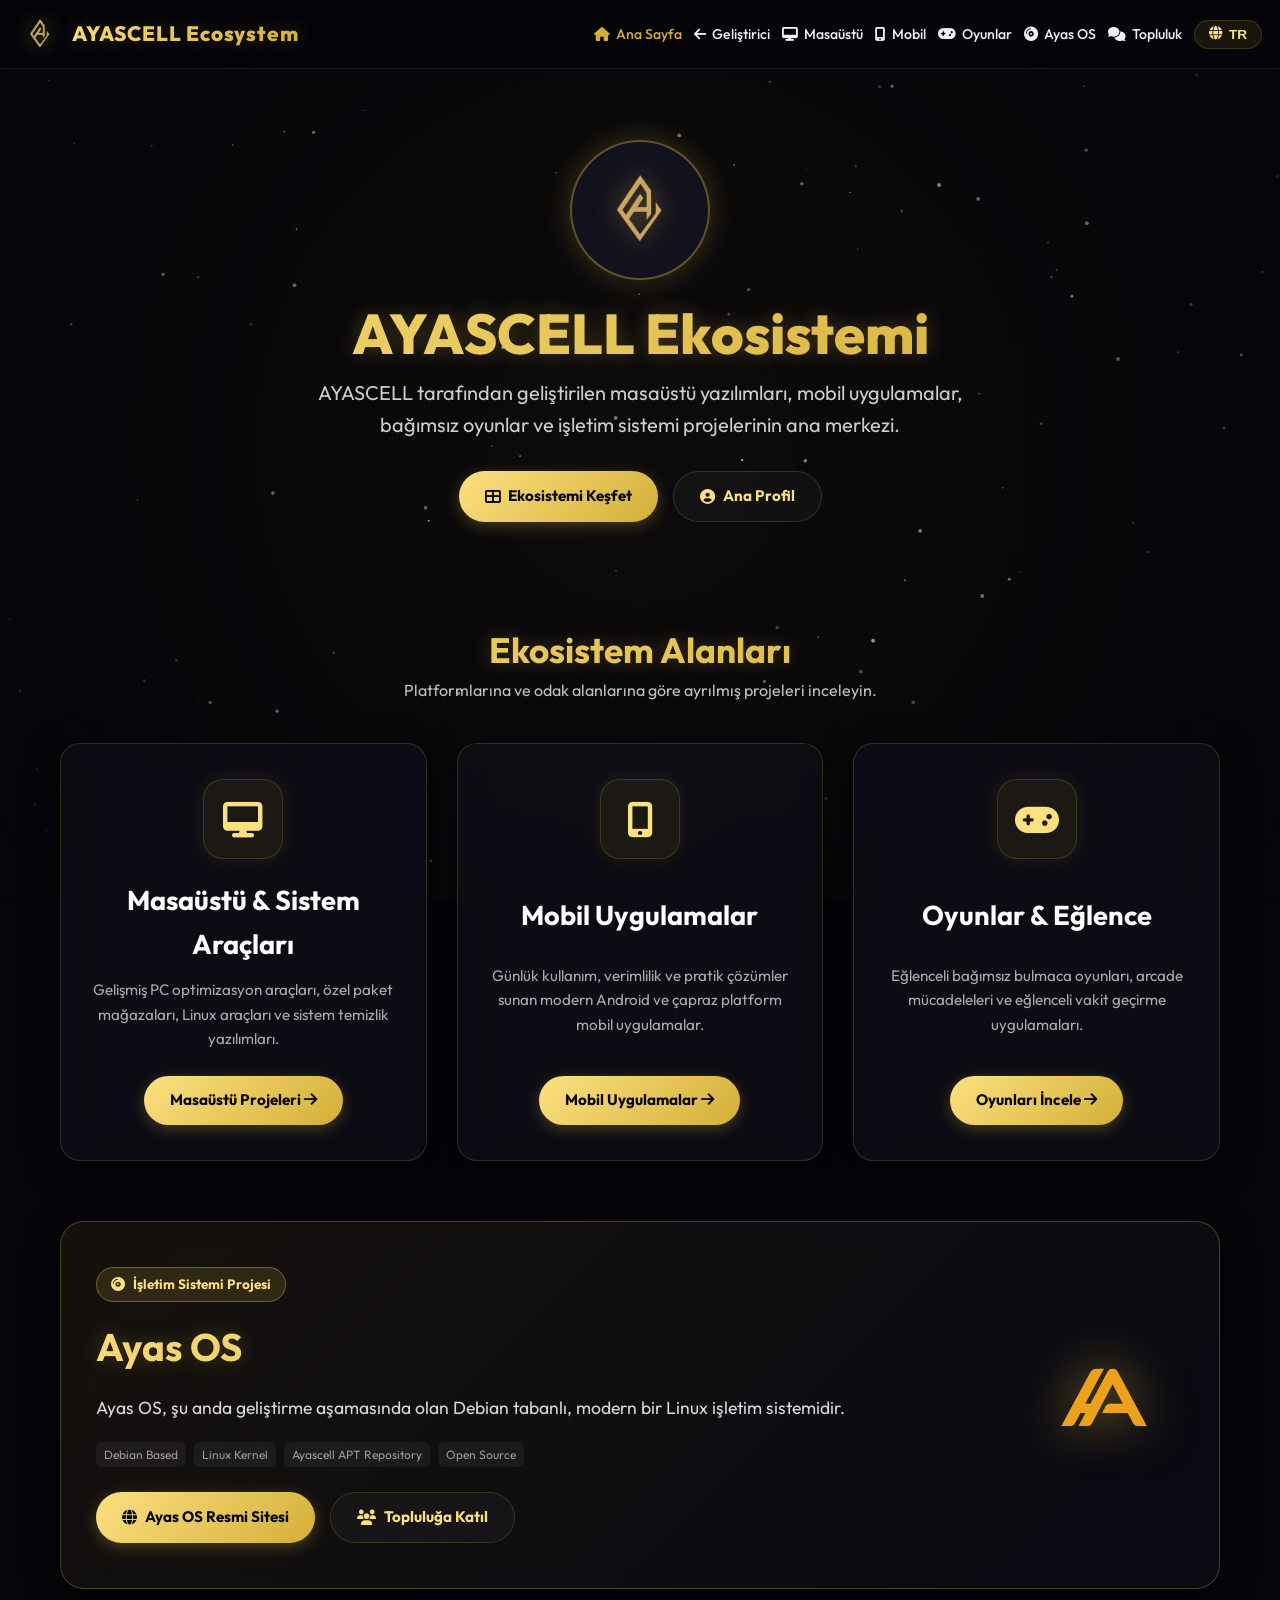
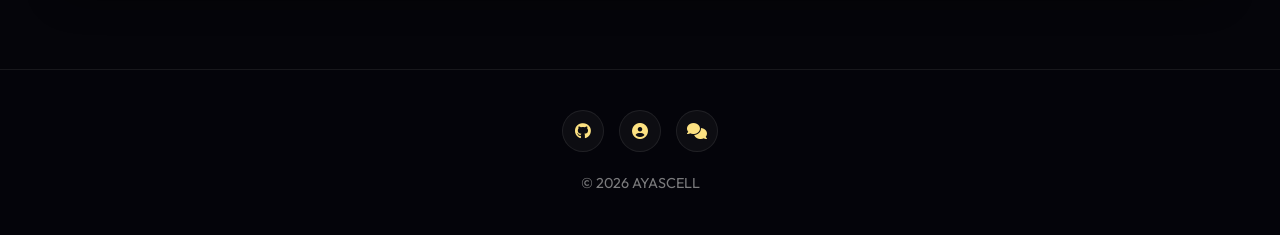
<file: index.html>
<!DOCTYPE html>
<html lang="tr">

<head>
    <meta charset="UTF-8">
    <meta name="viewport" content="width=device-width, initial-scale=1.0">

    <!-- Önbellek Engelleme / Anlık Güncelleme Başlangıcı -->
    <meta http-equiv="Cache-Control" content="no-cache, no-store, must-revalidate">
    <meta http-equiv="Pragma" content="no-cache">
    <meta http-equiv="Expires" content="0">
    <!-- Önbellek Engelleme / Anlık Güncelleme Sonu -->
    <title>AYASCELL Ecosystem</title>

    <!-- SEO & Canonical -->
    <link rel="canonical" href="https://ayascell.com/ayascell-ecosystem/">
    <meta name="description"
        content="AYASCELL Ekosistemi - Masaüstü optimizasyon yazılımları, mobil uygulamalar, bağımsız oyunlar ve Ayas OS projelerinin ana merkezi.">
    <meta name="keywords"
        content="AYASCELL Ecosystem, Astro Planet Merge, PC Optimizer, Ayas OS, Android Uygulama, Indie Games, Linux">
    <meta name="author" content="AYASCELL">
    <meta name="robots" content="index, follow">

    <!-- Open Graph / Sosyal Medya -->
    <meta property="og:type" content="website">
    <meta property="og:site_name" content="AYASCELL">
    <meta property="og:url" content="https://ayascell.com/ayascell-ecosystem/">
    <meta property="og:title" content="AYASCELL Ecosystem">
    <meta property="og:description"
        content="AYASCELL tarafından geliştirilen masaüstü yazılımları, mobil uygulamalar ve oyunlar.">
    <meta property="og:image" content="https://ayascell.com/assets/og-image.png">
    <meta property="og:image:width" content="1200">
    <meta property="og:image:height" content="630">
    <meta property="og:locale" content="tr_TR">

    <!-- Twitter Card -->
    <meta name="twitter:card" content="summary_large_image">
    <meta name="twitter:url" content="https://ayascell.com/ayascell-ecosystem/">
    <meta name="twitter:title" content="AYASCELL Ecosystem">
    <meta name="twitter:description" content="Masaüstü yazılımları, mobil uygulamalar ve oyun projeleri.">
    <meta name="twitter:image" content="https://ayascell.com/assets/og-image.png">

    <!-- Favicon -->
    <link rel="icon" type="image/x-icon" href="favicon.ico">
    <link rel="icon" type="image/png" sizes="192x192" href="favicon.png">
    <link rel="apple-touch-icon" sizes="180x180" href="assets/apple-touch-icon.png">

    <!-- Structured Data (Schema.org JSON-LD) -->
    <script type="application/ld+json">
    {
      "@context": "https://schema.org",
      "@type": "WebSite",
      "name": "AYASCELL Ecosystem",
      "url": "https://ayascell.com/ayascell-ecosystem/",
      "image": "https://ayascell.com/assets/ayascell-logo-dark.png",
      "publisher": {
        "@type": "Person",
        "name": "AYASCELL",
        "url": "https://ayascell.com/"
      }
    }
    </script>

    <link rel="stylesheet" href="https://cdnjs.cloudflare.com/ajax/libs/font-awesome/6.5.1/css/all.min.css" />
    <link href="https://fonts.googleapis.com/css2?family=Outfit:wght@300;400;500;700;800&display=swap" rel="stylesheet">
    <link rel="stylesheet" href="style.css">
</head>

<body>

    <canvas id="starfield-canvas"></canvas>
    <div class="glass-overlay"></div>

    <!-- Navigation Header -->
    <header class="main-header">
        <nav class="navbar">
            <a href="index.html" class="logo-link">
                <img src="assets/2-Photoroom.png" alt="AYASCELL Logo" class="header-logo-image">
                <span class="gradient-text header-logo-text glow-text">AYASCELL Ecosystem</span>
            </a>
            <div class="menu-toggle" id="menu-toggle">
                <i class="fas fa-bars"></i>
            </div>
            <ul class="nav-links" id="nav-links">
                <li>
                    <a href="index.html" class="active">
                        <i class="fas fa-home"></i>
                        <span class="lang-en">Home</span>
                        <span class="lang-tr">Ana Sayfa</span>
                    </a>
                </li>
                <li>
                    <a href="https://ayascell.com/">
                        <i class="fas fa-arrow-left"></i>
                        <span class="lang-en">Developer</span>
                        <span class="lang-tr">Geliştirici</span>
                    </a>
                </li>
                <li>
                    <a href="desktop.html">
                        <i class="fas fa-desktop"></i>
                        <span class="lang-en">Desktop</span>
                        <span class="lang-tr">Masaüstü</span>
                    </a>
                </li>
                <li>
                    <a href="mobile.html">
                        <i class="fas fa-mobile-alt"></i>
                        <span class="lang-en">Mobile</span>
                        <span class="lang-tr">Mobil</span>
                    </a>
                </li>
                <li>
                    <a href="games.html">
                        <i class="fas fa-gamepad"></i>
                        <span class="lang-en">Games</span>
                        <span class="lang-tr">Oyunlar</span>
                    </a>
                </li>
                <li>
                    <a href="https://ayascell.com/AyasOS/" target="_blank">
                        <i class="fas fa-compact-disc"></i>
                        <span class="lang-en">Ayas OS</span>
                        <span class="lang-tr">Ayas OS</span>
                    </a>
                </li>
                <li>
                    <a href="https://ayascell.com/ayas-discussions/" target="_blank">
                        <i class="fas fa-comments"></i>
                        <span class="lang-en">Community</span>
                        <span class="lang-tr">Topluluk</span>
                    </a>
                </li>
                <li>
                    <button id="lang-toggle" class="lang-btn">
                        <i class="fas fa-globe"></i> <span id="current-lang">TR</span>
                    </button>
                </li>
            </ul>
        </nav>
    </header>

    <!-- Hero Section -->
    <section class="hero-section">
        <div class="container">
            <div class="hero-avatar">
                <img src="assets/2-Photoroom.png" alt="AYASCELL">
            </div>
            <h1 class="gradient-text mega-title glow-text">
                <span class="lang-en">AYASCELL Ecosystem</span>
                <span class="lang-tr">AYASCELL Ekosistemi</span>
            </h1>
            <p class="subtitle">
                <span class="lang-en">The official home for desktop software, mobile applications, indie games, and
                    operating system projects built by AYASCELL.</span>
                <span class="lang-tr">AYASCELL tarafından geliştirilen masaüstü yazılımları, mobil uygulamalar, bağımsız
                    oyunlar ve işletim sistemi projelerinin ana merkezi.</span>
            </p>
            <div style="display: flex; justify-content: center; gap: 15px; flex-wrap: wrap; margin-bottom: 40px;">
                <a href="#pillars" class="link-button solid gold-gradient">
                    <i class="fas fa-th-large"></i>
                    <span class="lang-en">Explore Ecosystem</span>
                    <span class="lang-tr">Ekosistemi Keşfet</span>
                </a>
                <a href="https://ayascell.com/" class="link-button outline">
                    <i class="fas fa-user-circle"></i>
                    <span class="lang-en">Main Profile</span>
                    <span class="lang-tr">Ana Profil</span>
                </a>
            </div>
        </div>
    </section>

    <!-- Core Pillars / Categories -->
    <section id="pillars" class="container">
        <div style="text-align: center; margin-bottom: 30px;">
            <h2 class="gradient-text glow-text" style="font-size: 2.2em;">
                <span class="lang-en">Ecosystem Pillars</span>
                <span class="lang-tr">Ekosistem Alanları</span>
            </h2>
            <p style="opacity: 0.8;">
                <span class="lang-en">Discover projects categorized by platform and focus area.</span>
                <span class="lang-tr">Platformlarına ve odak alanlarına göre ayrılmış projeleri inceleyin.</span>
            </p>
        </div>

        <div class="category-grid">
            <!-- Pillar 1: Desktop Apps -->
            <div class="category-card glass-card premium-border hover-lift">
                <div class="category-icon-wrapper">
                    <i class="fas fa-desktop"></i>
                </div>
                <h3>
                    <span class="lang-en">Desktop Apps & Tools</span>
                    <span class="lang-tr">Masaüstü & Sistem Araçları</span>
                </h3>
                <p>
                    <span class="lang-en">Powerful PC optimization tools, custom APT package stores, Linux utilities,
                        and system scripts designed for efficiency.</span>
                    <span class="lang-tr">Gelişmiş PC optimizasyon araçları, özel paket mağazaları, Linux araçları ve
                        sistem temizlik yazılımları.</span>
                </p>
                <a href="desktop.html" class="link-button solid gold-gradient">
                    <span class="lang-en">View Desktop Apps <i class="fas fa-arrow-right"></i></span>
                    <span class="lang-tr">Masaüstü Projeleri <i class="fas fa-arrow-right"></i></span>
                </a>
            </div>

            <!-- Pillar 2: Mobile Apps -->
            <div class="category-card glass-card premium-border hover-lift">
                <div class="category-icon-wrapper">
                    <i class="fas fa-mobile-alt"></i>
                </div>
                <h3>
                    <span class="lang-en">Mobile Applications</span>
                    <span class="lang-tr">Mobil Uygulamalar</span>
                </h3>
                <p>
                    <span class="lang-en">Useful, modern, and user-friendly Android & cross-platform mobile apps for
                        daily productivity and tools.</span>
                    <span class="lang-tr">Günlük kullanım, verimlilik ve pratik çözümler sunan modern Android ve çapraz
                        platform mobil uygulamalar.</span>
                </p>
                <a href="mobile.html" class="link-button solid gold-gradient">
                    <span class="lang-en">View Mobile Apps <i class="fas fa-arrow-right"></i></span>
                    <span class="lang-tr">Mobil Uygulamalar <i class="fas fa-arrow-right"></i></span>
                </a>
            </div>

            <!-- Pillar 3: Games -->
            <div class="category-card glass-card premium-border hover-lift">
                <div class="category-icon-wrapper">
                    <i class="fas fa-gamepad"></i>
                </div>
                <h3>
                    <span class="lang-en">Games & Entertainment</span>
                    <span class="lang-tr">Oyunlar & Eğlence</span>
                </h3>
                <p>
                    <span class="lang-en">Fun indie puzzle games, arcade challenges, merged planet adventures, and
                        casual games for mobile and desktop.</span>
                    <span class="lang-tr">Eğlenceli bağımsız bulmaca oyunları, arcade mücadeleleri ve eğlenceli vakit
                        geçirme uygulamaları.</span>
                </p>
                <a href="games.html" class="link-button solid gold-gradient">
                    <span class="lang-en">View Games <i class="fas fa-arrow-right"></i></span>
                    <span class="lang-tr">Oyunları İncele <i class="fas fa-arrow-right"></i></span>
                </a>
            </div>
        </div>
    </section>

    <!-- Ayas OS Flagship Highlight Section -->
    <section class="container" style="margin-bottom: 80px;">
        <div class="glass-card premium-border hover-lift"
            style="padding: 45px 35px; border-radius: 24px; position: relative; overflow: hidden; background: linear-gradient(135deg, rgba(212, 175, 55, 0.08), rgba(10, 10, 20, 0.95)); border: 1px solid rgba(212, 175, 55, 0.3);">
            <div
                style="display: flex; flex-wrap: wrap; align-items: center; justify-content: space-between; gap: 30px;">
                <div style="flex: 1 1 400px;">
                    <div
                        style="display: inline-flex; align-items: center; gap: 8px; padding: 6px 14px; background: rgba(212, 175, 55, 0.15); border: 1px solid rgba(212, 175, 55, 0.4); border-radius: 20px; font-size: 0.85em; font-weight: 700; color: var(--light-gold); margin-bottom: 15px;">
                        <i class="fas fa-compact-disc"></i>
                        <span class="lang-tr">İşletim Sistemi Projesi</span>
                        <span class="lang-en">Linux Operating System</span>
                    </div>
                    <h2 class="gradient-text glow-text" style="font-size: 2.4em; margin-bottom: 15px;">Ayas OS</h2>
                    <p style="font-size: 1.1em; opacity: 0.9; line-height: 1.6; margin-bottom: 20px;">
                        <span class="lang-tr">Ayas OS, şu anda geliştirme aşamasında olan Debian tabanlı, modern bir
                            Linux işletim sistemidir.</span>
                        <span class="lang-en">Ayas OS is a modern Debian-based Linux operating system currently under
                            active development.</span>
                    </p>
                    <div class="tech-tags" style="margin-bottom: 25px;">
                        <span class="tech-tag">Debian Based</span>
                        <span class="tech-tag">Linux Kernel</span>
                        <span class="tech-tag">Ayascell APT Repository</span>
                        <span class="tech-tag">Open Source</span>
                    </div>
                    <div style="display: flex; gap: 15px; flex-wrap: wrap;">
                        <a href="https://ayascell.com/AyasOS/" target="_blank" class="link-button solid gold-gradient">
                            <i class="fas fa-globe"></i>
                            <span class="lang-tr">Ayas OS Resmi Sitesi</span>
                            <span class="lang-en">Ayas OS Official Site</span>
                        </a>
                        <a href="https://ayascell.com/ayas-discussions/" target="_blank" class="link-button outline">
                            <i class="fas fa-users"></i>
                            <span class="lang-tr">Topluluğa Katıl</span>
                            <span class="lang-en">Join Community</span>
                        </a>
                    </div>
                </div>
                <div style="flex: 0 0 160px; text-align: center; margin: 0 auto;">
                    <img src="assets/ayasoslogo.png" alt="Ayas OS Logo"
                        style="width: 140px; height: 140px; object-fit: contain; filter: drop-shadow(0 0 25px rgba(212, 175, 55, 0.6));">
                </div>
            </div>
        </div>
    </section>

    <!-- Footer -->
    <footer>
        <div class="container">
            <div class="social-links">
                <a href="https://github.com/ayascell" target="_blank" class="social-icon" title="GitHub">
                    <i class="fab fa-github"></i>
                </a>
                <a href="https://ayascell.com/" class="social-icon" title="AYASCELL Main Profile">
                    <i class="fas fa-user-circle"></i>
                </a>
                <a href="https://ayascell.com/ayas-discussions/" target="_blank" class="social-icon" title="Community">
                    <i class="fas fa-comments"></i>
                </a>
            </div>
            <p class="copyright-text">&copy; <span class="current-year"></span> AYASCELL</p>
        </div>
    </footer>

    <script src="app.js"></script>
</body>

</html>
</file>
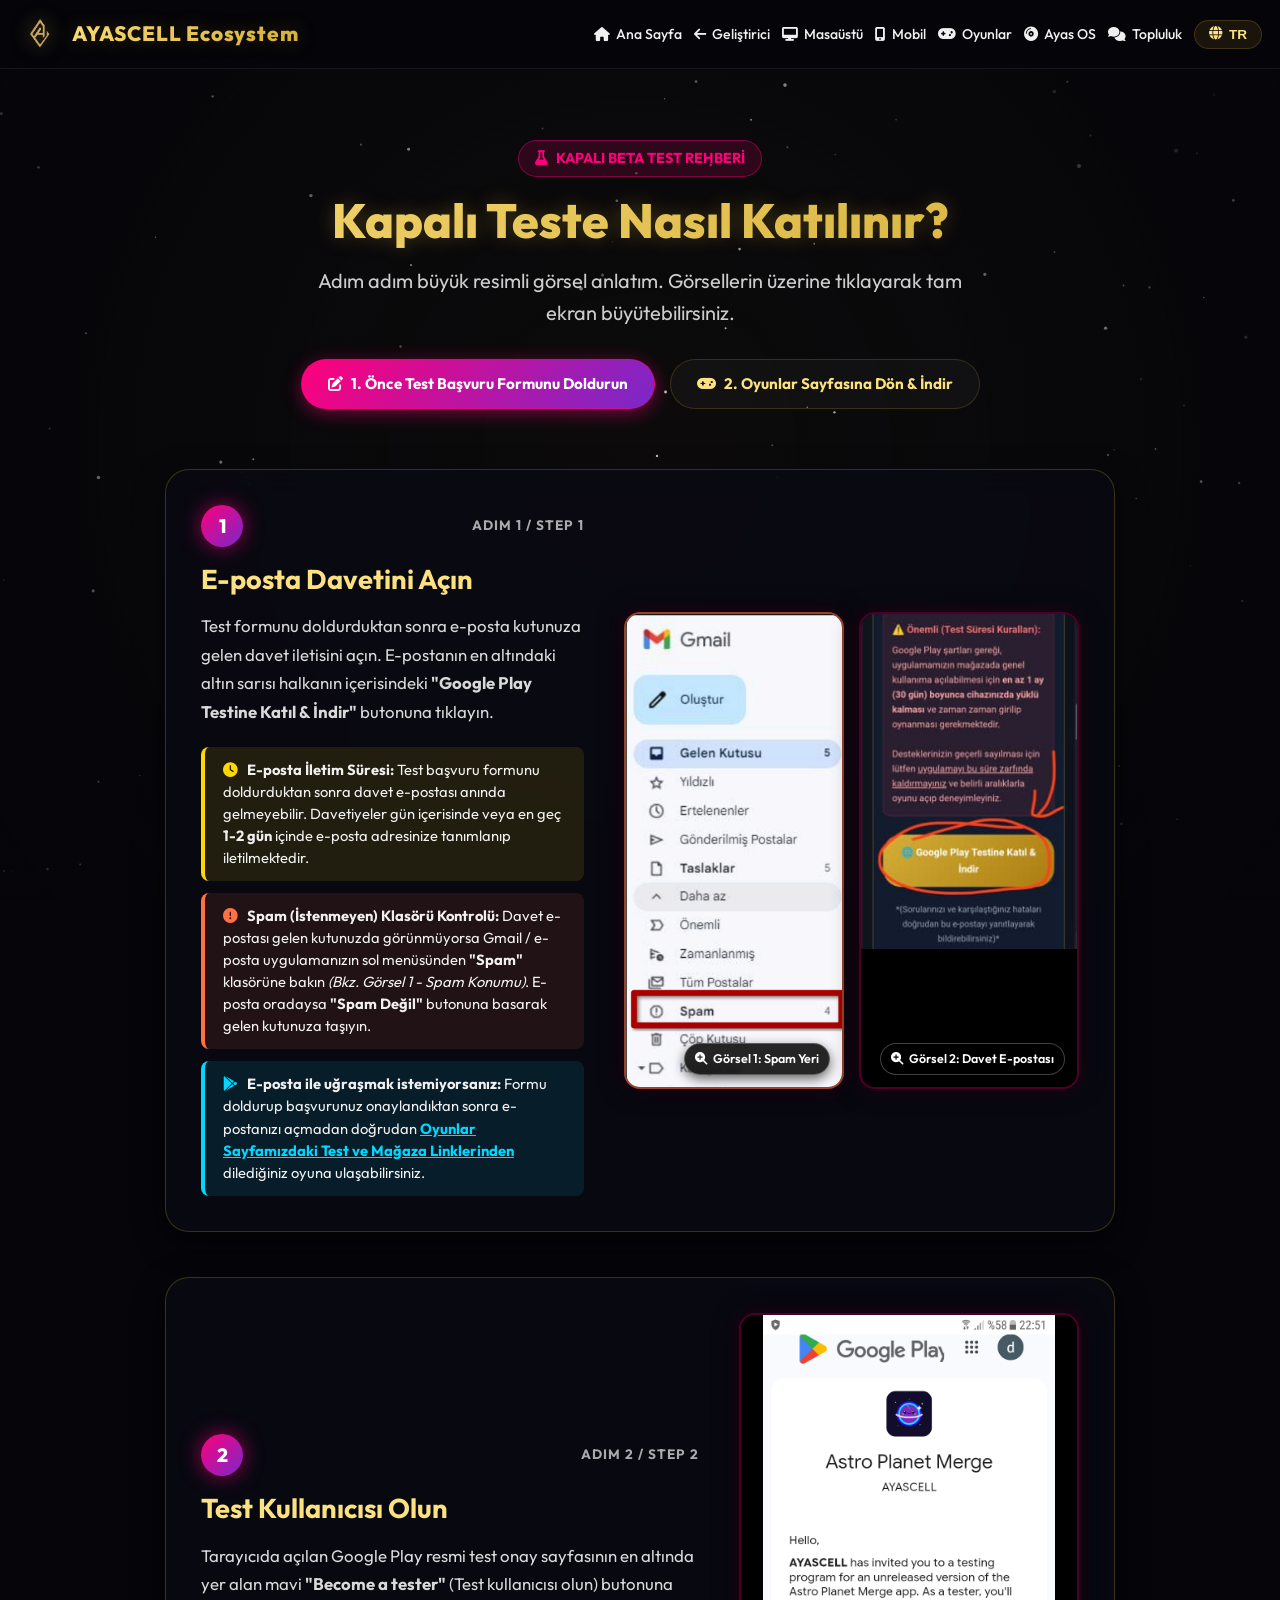
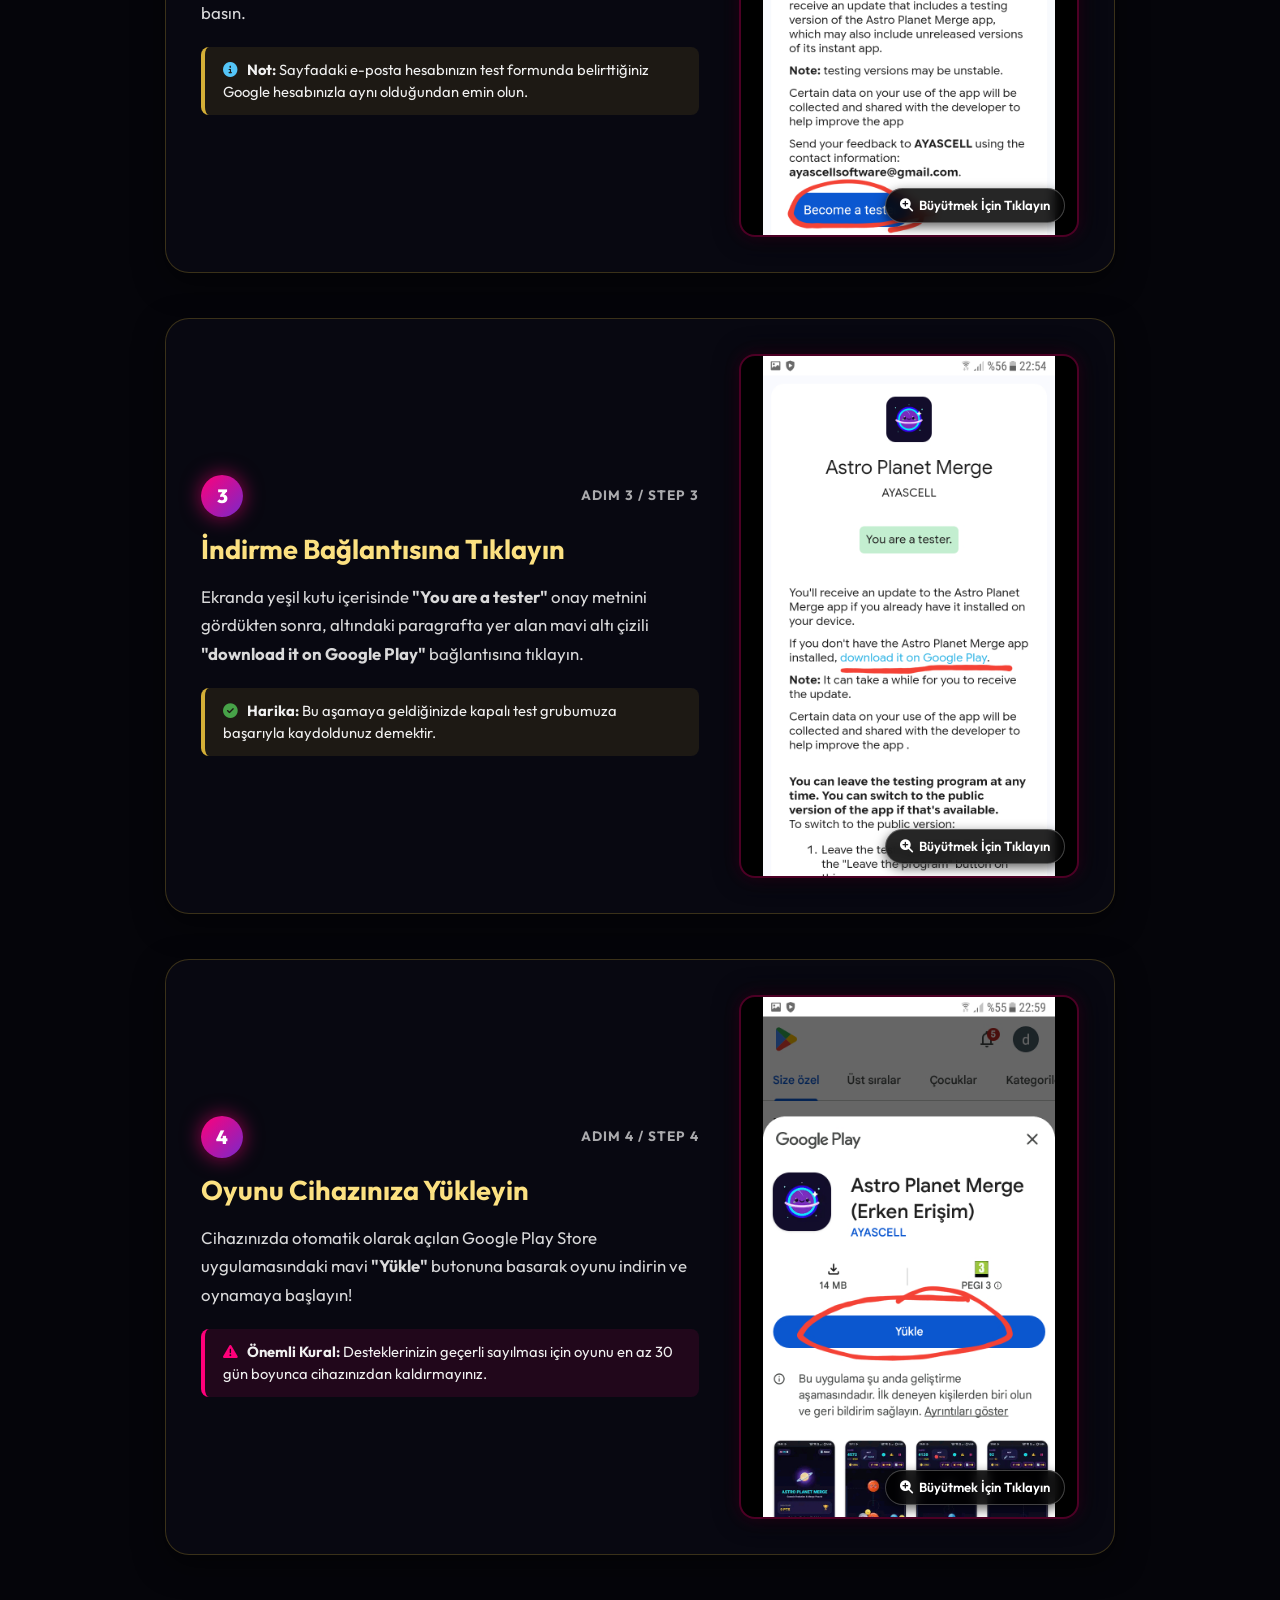
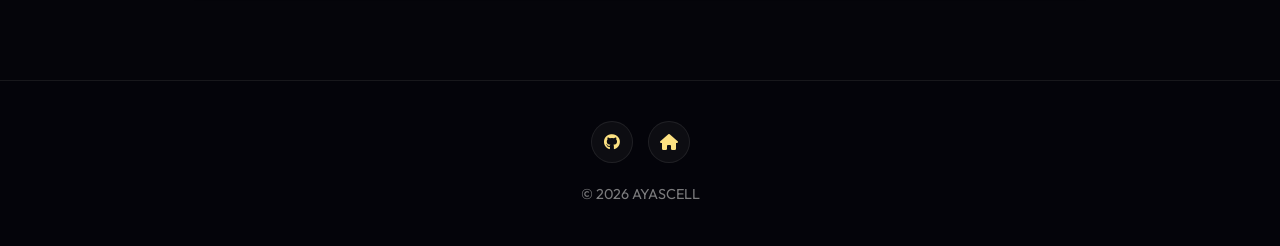
<file: closed-beta-guide.html>
<!DOCTYPE html>
<html lang="tr">

<head>
    <meta charset="UTF-8">
    <meta name="viewport" content="width=device-width, initial-scale=1.0">

    <!-- Önbellek Engelleme / Anlık Güncelleme Başlangıcı -->
    <meta http-equiv="Cache-Control" content="no-cache, no-store, must-revalidate">
    <meta http-equiv="Pragma" content="no-cache">
    <meta http-equiv="Expires" content="0">
    <!-- Önbellek Engelleme / Anlık Güncelleme Sonu -->
    <title>Kapalı Beta Rehberi | AYASCELL Ecosystem</title>
    
    <link rel="canonical" href="https://ayascell.com/ayascell-ecosystem/closed-beta-guide.html">
    <meta name="description" content="AYASCELL kapalı beta test katılım rehberi.">
    <meta name="author" content="AYASCELL">
    <meta name="robots" content="index, follow">

    <!-- Open Graph -->
    <meta property="og:type" content="website">
    <meta property="og:site_name" content="AYASCELL">
    <meta property="og:url" content="https://ayascell.com/ayascell-ecosystem/closed-beta-guide.html">
    <meta property="og:title" content="Kapalı Beta Rehberi | AYASCELL Ecosystem">
    <meta property="og:description" content="AYASCELL kapalı beta test katılım rehberi.">
    <meta property="og:image" content="https://ayascell.com/assets/og-image.png">
    <meta property="og:image:width" content="1200">
    <meta property="og:image:height" content="630">

    <!-- Twitter Card -->
    <meta name="twitter:card" content="summary_large_image">
    <meta name="twitter:title" content="Kapalı Beta Rehberi | AYASCELL Ecosystem">
    <meta name="twitter:description" content="AYASCELL kapalı beta test katılım rehberi.">
    <meta name="twitter:image" content="https://ayascell.com/assets/og-image.png">

    <!-- Favicon -->
    <link rel="icon" type="image/x-icon" href="favicon.ico">
    <link rel="icon" type="image/png" sizes="192x192" href="favicon.png">
    <link rel="apple-touch-icon" sizes="180x180" href="assets/apple-touch-icon.png">

    <!-- Schema.org JSON-LD -->
    <script type="application/ld+json">
    {
      "@context": "https://schema.org",
      "@type": "HowTo",
      "name": "AYASCELL Kapalı Beta Katılım Rehberi",
      "url": "https://ayascell.com/ayascell-ecosystem/closed-beta-guide.html",
      "image": "https://ayascell.com/assets/ayascell-logo-dark.png",
      "publisher": {
        "@type": "Person",
        "name": "AYASCELL",
        "url": "https://ayascell.com/"
      }
    }
    </script>

    <link rel="stylesheet" href="https://cdnjs.cloudflare.com/ajax/libs/font-awesome/6.5.1/css/all.min.css" />
    <link href="https://fonts.googleapis.com/css2?family=Outfit:wght@300;400;500;700;800&display=swap" rel="stylesheet">
    <link rel="stylesheet" href="style.css">

    <style>
        .guide-container {
            max-width: 950px;
            margin: 0 auto 80px;
        }

        .step-card {
            padding: 35px;
            border-radius: 24px;
            margin-bottom: 45px;
            background: rgba(10, 10, 20, 0.75);
            backdrop-filter: blur(15px);
            -webkit-backdrop-filter: blur(15px);
            border: 1px solid rgba(212, 175, 55, 0.25);
            display: flex;
            flex-direction: row;
            align-items: center;
            gap: 40px;
            box-shadow: 0 10px 30px rgba(0, 0, 0, 0.5);
            transition: all 0.3s ease;
        }

        .step-card:hover {
            border-color: rgba(255, 0, 122, 0.4);
            box-shadow: 0 15px 40px rgba(0, 0, 0, 0.7), 0 0 25px rgba(255, 0, 122, 0.15);
        }

        .step-info {
            flex: 1 1 450px;
        }

        .step-badge-wrapper {
            display: flex;
            align-items: center;
            justify-content: space-between;
            margin-bottom: 15px;
        }

        .step-number {
            background: linear-gradient(135deg, #FF007A, #7928CA);
            color: #fff;
            font-weight: 800;
            font-size: 1.2em;
            width: 42px;
            height: 42px;
            border-radius: 50%;
            display: flex;
            align-items: center;
            justify-content: center;
            box-shadow: 0 0 20px rgba(255, 0, 122, 0.6);
        }

        .step-label {
            font-size: 0.85em;
            opacity: 0.7;
            font-weight: 700;
            letter-spacing: 1px;
        }

        .step-title {
            font-size: 1.7em;
            margin-bottom: 15px;
            color: var(--light-gold);
            line-height: 1.3;
        }

        .step-description {
            font-size: 1.05em;
            opacity: 0.9;
            line-height: 1.7;
            margin-bottom: 20px;
        }

        .step-tip-box {
            padding: 12px 18px;
            background: rgba(212, 175, 55, 0.1);
            border-left: 4px solid var(--primary-gold);
            border-radius: 8px;
            font-size: 0.92em;
            color: var(--light-text);
            line-height: 1.5;
        }

        .step-img-wrapper {
            flex: 0 0 340px;
            width: 100%;
            max-width: 360px;
            border-radius: 16px;
            overflow: hidden;
            border: 2px solid rgba(255, 0, 122, 0.3);
            box-shadow: 0 0 25px rgba(0, 0, 0, 0.8), 0 0 15px rgba(255, 0, 122, 0.2);
            cursor: zoom-in;
            transition: transform 0.3s ease, box-shadow 0.3s ease, border-color 0.3s ease;
            background: #000;
            text-align: center;
            position: relative;
        }

        .step-img-wrapper:hover {
            transform: scale(1.03);
            border-color: rgba(255, 0, 122, 0.8);
            box-shadow: 0 0 35px rgba(255, 0, 122, 0.5);
        }

        .step-img-wrapper img {
            width: 100%;
            height: auto;
            max-height: 520px;
            object-fit: contain;
            display: block;
            margin: 0 auto;
        }

        .zoom-hint {
            position: absolute;
            bottom: 12px;
            right: 12px;
            background: rgba(0, 0, 0, 0.85);
            color: #fff;
            padding: 6px 14px;
            border-radius: 20px;
            font-size: 0.82em;
            font-weight: 600;
            pointer-events: none;
            backdrop-filter: blur(6px);
            border: 1px solid rgba(255, 255, 255, 0.25);
            display: flex;
            align-items: center;
            gap: 6px;
            box-shadow: 0 4px 12px rgba(0, 0, 0, 0.6);
        }

        /* Lightbox Modal */
        .image-modal {
            display: none;
            position: fixed;
            z-index: 9999;
            padding-top: 30px;
            padding-bottom: 30px;
            left: 0;
            top: 0;
            width: 100%;
            height: 100%;
            overflow: auto;
            background-color: rgba(5, 5, 10, 0.95);
            backdrop-filter: blur(12px);
        }

        .modal-content {
            margin: auto;
            display: block;
            max-width: 92%;
            max-height: 82vh;
            border-radius: 16px;
            border: 2px solid rgba(212, 175, 55, 0.4);
            box-shadow: 0 0 40px rgba(0, 0, 0, 0.9), 0 0 30px rgba(212, 175, 55, 0.3);
            object-fit: contain;
        }

        .modal-close {
            position: fixed;
            top: 25px;
            right: 30px;
            width: 46px;
            height: 46px;
            background: rgba(15, 15, 25, 0.9);
            border: 2px solid #FF007A;
            border-radius: 50%;
            color: #ffffff;
            font-size: 20px;
            display: flex;
            align-items: center;
            justify-content: center;
            cursor: pointer;
            transition: all 0.3s ease;
            box-shadow: 0 4px 20px rgba(0, 0, 0, 0.9), 0 0 15px rgba(255, 0, 122, 0.6);
            backdrop-filter: blur(8px);
            -webkit-backdrop-filter: blur(8px);
            z-index: 10001;
        }

        .modal-close:hover {
            background: #FF007A;
            color: #ffffff;
            transform: scale(1.15) rotate(90deg);
            box-shadow: 0 0 25px rgba(255, 0, 122, 0.9);
        }

        .modal-caption {
            margin: auto;
            display: block;
            width: 80%;
            max-width: 700px;
            text-align: center;
            color: var(--light-text);
            padding: 15px 0;
            font-size: 1.15em;
            font-weight: 600;
        }

        @media (max-width: 850px) {
            .step-card {
                flex-direction: column;
                padding: 25px;
                gap: 25px;
            }

            .step-img-wrapper {
                flex: 1 1 auto;
                max-width: 100%;
            }

            .step-title {
                font-size: 1.4em;
            }
        }
    </style>
</head>

<body>

    <canvas id="starfield-canvas"></canvas>
    <div class="glass-overlay"></div>

    <!-- Header Navigation -->
    <header class="main-header">
        <nav class="navbar">
            <a href="index.html" class="logo-link">
                <img src="assets/2-Photoroom.png" alt="AYASCELL Logo" class="header-logo-image">
                <span class="gradient-text header-logo-text glow-text">AYASCELL Ecosystem</span>
            </a>
            <div class="menu-toggle" id="menu-toggle">
                <i class="fas fa-bars"></i>
            </div>
            <ul class="nav-links" id="nav-links">
                <li>
                    <a href="index.html">
                        <i class="fas fa-home"></i>
                        <span class="lang-en">Home</span>
                        <span class="lang-tr">Ana Sayfa</span>
                    </a>
                </li>
                <li>
                    <a href="https://ayascell.com/">
                        <i class="fas fa-arrow-left"></i>
                        <span class="lang-en">Developer</span>
                        <span class="lang-tr">Geliştirici</span>
                    </a>
                </li>
                <li>
                    <a href="desktop.html">
                        <i class="fas fa-desktop"></i>
                        <span class="lang-en">Desktop</span>
                        <span class="lang-tr">Masaüstü</span>
                    </a>
                </li>
                <li>
                    <a href="mobile.html">
                        <i class="fas fa-mobile-alt"></i>
                        <span class="lang-en">Mobile</span>
                        <span class="lang-tr">Mobil</span>
                    </a>
                </li>
                <li>
                    <a href="games.html">
                        <i class="fas fa-gamepad"></i>
                        <span class="lang-en">Games</span>
                        <span class="lang-tr">Oyunlar</span>
                    </a>
                </li>
                <li>
                    <a href="https://ayascell.com/AyasOS/" target="_blank">
                        <i class="fas fa-compact-disc"></i>
                        <span class="lang-en">Ayas OS</span>
                        <span class="lang-tr">Ayas OS</span>
                    </a>
                </li>
                <li>
                    <a href="https://ayascell.com/ayas-discussions/" target="_blank">
                        <i class="fas fa-comments"></i>
                        <span class="lang-en">Community</span>
                        <span class="lang-tr">Topluluk</span>
                    </a>
                </li>
                <li>
                    <button id="lang-toggle" class="lang-btn">
                        <i class="fas fa-globe"></i> <span id="current-lang">TR</span>
                    </button>
                </li>
            </ul>
        </nav>
    </header>

    <!-- Subpage Banner -->
    <section class="hero-section subpage-hero">
        <div class="container" style="text-align: center;">
            <div
                style="display: inline-flex; align-items: center; gap: 8px; padding: 6px 16px; background: rgba(255, 0, 122, 0.15); border: 1px solid rgba(255, 0, 122, 0.4); border-radius: 20px; font-size: 0.9em; font-weight: 700; color: #FF007A; margin-bottom: 15px;">
                <i class="fas fa-flask"></i>
                <span class="lang-tr">KAPALI BETA TEST REHBERİ</span>
                <span class="lang-en">CLOSED BETA TESTING GUIDE</span>
            </div>
            <h1 class="gradient-text mega-title glow-text" style="font-size: 3em; margin-bottom: 15px;">
                <span class="lang-tr">Kapalı Teste Nasıl Katılınır?</span>
                <span class="lang-en">How to Join Closed Beta?</span>
            </h1>
            <p class="subtitle" style="max-width: 650px; margin: 0 auto 30px;">
                <span class="lang-tr">Adım adım büyük resimli görsel anlatım. Görsellerin üzerine tıklayarak tam ekran
                    büyütebilirsiniz.</span>
                <span class="lang-en">Step-by-step visual guide. Click on any screenshot to view full-size enlarged
                    image.</span>
            </p>
            <div style="display: flex; justify-content: center; gap: 15px; flex-wrap: wrap;">
                <a href="https://forms.gle/T1xgNxnQL53AFzpQ7" target="_blank" class="link-button beta-button">
                    <i class="fas fa-edit"></i>
                    <span class="lang-tr">1. Önce Test Başvuru Formunu Doldurun</span>
                    <span class="lang-en">1. First Fill Closed Beta Form</span>
                </a>
                <a href="games.html" class="link-button outline">
                    <i class="fas fa-gamepad"></i>
                    <span class="lang-tr">2. Oyunlar Sayfasına Dön & İndir</span>
                    <span class="lang-en">2. Back to Games & Download</span>
                </a>
            </div>
        </div>
    </section>

    <!-- Step-by-Step Visual Walkthrough Container -->
    <section class="guide-container">

        <!-- Step 1 Card -->
        <div class="step-card glass-card premium-border">
            <div class="step-info">
                <div class="step-badge-wrapper">
                    <span class="step-number">1</span>
                    <span class="step-label">ADIM 1 / STEP 1</span>
                </div>
                <h3 class="step-title">
                    <span class="lang-tr">E-posta Davetini Açın</span>
                    <span class="lang-en">Open Email Invitation</span>
                </h3>
                <p class="step-description">
                    <span class="lang-tr">Test formunu doldurduktan sonra e-posta kutunuza gelen davet iletisini açın. E-postanın en altındaki altın sarısı halkanın içerisindeki <strong>"Google Play Testine Katıl & İndir"</strong> butonuna tıklayın.</span>
                    <span class="lang-en">Open the invitation email sent to your inbox. Click the golden circled <strong>"Google Play Testine Katıl & İndir"</strong> button at the bottom.</span>
                </p>
                <div class="step-tip-box" style="border-left-color: #FFD700; background: rgba(255, 215, 0, 0.1); margin-bottom: 12px;">
                    <i class="fas fa-clock" style="color: #FFD700; margin-right: 6px;"></i>
                    <span class="lang-tr"><strong>E-posta İletim Süresi:</strong> Test başvuru formunu doldurduktan sonra davet e-postası anında gelmeyebilir. Davetiyeler gün içerisinde veya en geç <strong>1-2 gün</strong> içinde e-posta adresinize tanımlanıp iletilmektedir.</span>
                    <span class="lang-en"><strong>Email Delivery Time:</strong> After submitting the test form, the invitation email may not arrive instantly. Invitations are sent within the day or at most within <strong>1-2 days</strong>.</span>
                </div>
                <div class="step-tip-box" style="border-left-color: #FF7043; background: rgba(255, 112, 67, 0.1); margin-bottom: 12px;">
                    <i class="fas fa-exclamation-circle" style="color: #FF7043; margin-right: 6px;"></i>
                    <span class="lang-tr"><strong>Spam (İstenmeyen) Klasörü Kontrolü:</strong> Davet e-postası gelen kutunuzda görünmüyorsa Gmail / e-posta uygulamanızın sol menüsünden <strong>"Spam"</strong> klasörüne bakın <em>(Bkz. Görsel 1 - Spam Konumu)</em>. E-posta oradaysa <strong>"Spam Değil"</strong> butonuna basarak gelen kutunuza taşıyın.</span>
                    <span class="lang-en"><strong>Spam Folder Check:</strong> If the email doesn't appear in your inbox, check the <strong>"Spam"</strong> folder in your email side menu <em>(See Image 1 - Spam Location)</em>. Click <strong>"Not Spam"</strong> to move it to Inbox.</span>
                </div>
                <div class="step-tip-box" style="border-left-color: #00D8FF; background: rgba(0, 216, 255, 0.1);">
                    <i class="fab fa-google-play" style="color: #00D8FF; margin-right: 6px;"></i>
                    <span class="lang-tr"><strong>E-posta ile uğraşmak istemiyorsanız:</strong> Formu doldurup başvurunuz onaylandıktan sonra e-postanızı açmadan doğrudan <a href="games.html" style="color: #00D8FF; text-decoration: underline; font-weight: 700;">Oyunlar Sayfamızdaki Test ve Mağaza Linklerinden</a> dilediğiniz oyuna ulaşabilirsiniz.</span>
                    <span class="lang-en"><strong>If you prefer to bypass email:</strong> Once approved after filling the form, you can access testing and store links directly from our <a href="games.html" style="color: #00D8FF; text-decoration: underline; font-weight: 700;">Games Page</a> without opening your email.</span>
                </div>
            </div>
            
            <!-- Dual Screenshots Container (Spam + Email Invite) -->
            <div style="display: flex; gap: 15px; flex-wrap: wrap; justify-content: center; flex: 0 0 auto;">
                <!-- 1. Spam Location Screenshot -->
                <div class="step-img-wrapper" style="flex: 1 1 180px; max-width: 220px; border-color: rgba(255, 112, 67, 0.6);" onclick="openImageModal('assets/closed-beta-spam.png', 'Görsel 1: Gmail Spam Klasörünün Yeri (Kırmızı Kutu)')">
                    <img src="assets/closed-beta-spam.png" alt="Gmail Spam Klasörü Yeri" style="max-height: 480px;">
                    <div class="zoom-hint" style="font-size: 0.78em; padding: 5px 10px;">
                        <i class="fas fa-search-plus"></i> <span class="lang-tr">Görsel 1: Spam Yeri</span><span class="lang-en">Image 1: Spam Location</span>
                    </div>
                </div>
                <!-- 2. Email Invite Screenshot -->
                <div class="step-img-wrapper" style="flex: 1 1 180px; max-width: 220px;" onclick="openImageModal('assets/closed-beta-step1.jpg', 'Görsel 2: E-postadaki \'Google Play Testine Katıl & İndir\' Butonuna Tıklayın')">
                    <img src="assets/closed-beta-step1.jpg" alt="Adım 1 - E-posta Daveti" style="max-height: 480px;">
                    <div class="zoom-hint" style="font-size: 0.78em; padding: 5px 10px;">
                        <i class="fas fa-search-plus"></i> <span class="lang-tr">Görsel 2: Davet E-postası</span><span class="lang-en">Image 2: Email Invite</span>
                    </div>
                </div>
            </div>
        </div>

        <!-- Step 2 Card -->
        <div class="step-card glass-card premium-border">
            <div class="step-info">
                <div class="step-badge-wrapper">
                    <span class="step-number">2</span>
                    <span class="step-label">ADIM 2 / STEP 2</span>
                </div>
                <h3 class="step-title">
                    <span class="lang-tr">Test Kullanıcısı Olun</span>
                    <span class="lang-en">Become a Tester</span>
                </h3>
                <p class="step-description">
                    <span class="lang-tr">Tarayıcıda açılan Google Play resmi test onay sayfasının en altında yer alan
                        mavi <strong>"Become a tester"</strong> (Test kullanıcısı olun) butonuna basın.</span>
                    <span class="lang-en">On the official Google Play web page, click the blue <strong>"Become a
                            tester"</strong> button located at the bottom.</span>
                </p>
                <div class="step-tip-box">
                    <i class="fas fa-info-circle" style="color: #54C5F8; margin-right: 6px;"></i>
                    <span class="lang-tr"><strong>Not:</strong> Sayfadaki e-posta hesabınızın test formunda
                        belirttiğiniz Google hesabınızla aynı olduğundan emin olun.</span>
                    <span class="lang-en"><strong>Note:</strong> Make sure the logged-in Google account matches the
                        email provided in the test form.</span>
                </div>
            </div>
            <div class="step-img-wrapper"
                onclick="openImageModal('assets/closed-beta-step2.png', 'Adım 2: Mavi \'Become a tester\' Butonuna Basın')">
                <img src="assets/closed-beta-step2.png" alt="Adım 2 - Become a Tester">
                <div class="zoom-hint">
                    <i class="fas fa-search-plus"></i>
                    <span class="lang-tr">Büyütmek İçin Tıklayın</span>
                    <span class="lang-en">Click to Enlarge</span>
                </div>
            </div>
        </div>

        <!-- Step 3 Card -->
        <div class="step-card glass-card premium-border">
            <div class="step-info">
                <div class="step-badge-wrapper">
                    <span class="step-number">3</span>
                    <span class="step-label">ADIM 3 / STEP 3</span>
                </div>
                <h3 class="step-title">
                    <span class="lang-tr">İndirme Bağlantısına Tıklayın</span>
                    <span class="lang-en">Click Download Link</span>
                </h3>
                <p class="step-description">
                    <span class="lang-tr">Ekranda yeşil kutu içerisinde <strong>"You are a tester"</strong> onay metnini
                        gördükten sonra, altındaki paragrafta yer alan mavi altı çizili <strong>"download it on Google
                            Play"</strong> bağlantısına tıklayın.</span>
                    <span class="lang-en">Once you see <strong>"You are a tester"</strong> in green, click the blue
                        underlined <strong>"download it on Google Play"</strong> link inside the paragraph below.</span>
                </p>
                <div class="step-tip-box">
                    <i class="fas fa-check-circle" style="color: #47A248; margin-right: 6px;"></i>
                    <span class="lang-tr"><strong>Harika:</strong> Bu aşamaya geldiğinizde kapalı test grubumuza
                        başarıyla kaydoldunuz demektir.</span>
                    <span class="lang-en"><strong>Great:</strong> You have successfully registered in our closed testing
                        group.</span>
                </div>
            </div>
            <div class="step-img-wrapper"
                onclick="openImageModal('assets/closed-beta-step3.jpg', 'Adım 3: Altı Çizili \'download it on Google Play\' Bağlantısına Tıklayın')">
                <img src="assets/closed-beta-step3.jpg" alt="Adım 3 - Download Link">
                <div class="zoom-hint">
                    <i class="fas fa-search-plus"></i>
                    <span class="lang-tr">Büyütmek İçin Tıklayın</span>
                    <span class="lang-en">Click to Enlarge</span>
                </div>
            </div>
        </div>

        <!-- Step 4 Card -->
        <div class="step-card glass-card premium-border">
            <div class="step-info">
                <div class="step-badge-wrapper">
                    <span class="step-number">4</span>
                    <span class="step-label">ADIM 4 / STEP 4</span>
                </div>
                <h3 class="step-title">
                    <span class="lang-tr">Oyunu Cihazınıza Yükleyin</span>
                    <span class="lang-en">Install Game on Device</span>
                </h3>
                <p class="step-description">
                    <span class="lang-tr">Cihazınızda otomatik olarak açılan Google Play Store uygulamasındaki mavi
                        <strong>"Yükle"</strong> butonuna basarak oyunu indirin ve oynamaya başlayın!</span>
                    <span class="lang-en">Click the blue <strong>"Install"</strong> button in the automatically opened
                        Google Play Store app to download and start playing!</span>
                </p>
                <div class="step-tip-box" style="border-left-color: #FF007A; background: rgba(255, 0, 122, 0.1);">
                    <i class="fas fa-exclamation-triangle" style="color: #FF007A; margin-right: 6px;"></i>
                    <span class="lang-tr"><strong>Önemli Kural:</strong> Desteklerinizin geçerli sayılması için oyunu en
                        az 30 gün boyunca cihazınızdan kaldırmayınız.</span>
                    <span class="lang-en"><strong>Important Rule:</strong> Keep the game installed on your device for at
                        least 30 days for testing validity.</span>
                </div>
            </div>
            <div class="step-img-wrapper"
                onclick="openImageModal('assets/closed-beta-step4.jpg', 'Adım 4: Google Play Store\'dan \'Yükle\' Butonuna Basın')">
                <img src="assets/closed-beta-step4.jpg" alt="Adım 4 - Google Play Yükle">
                <div class="zoom-hint">
                    <i class="fas fa-search-plus"></i>
                    <span class="lang-tr">Büyütmek İçin Tıklayın</span>
                    <span class="lang-en">Click to Enlarge</span>
                </div>
            </div>
        </div>

    </section>

    <!-- Image Lightbox Modal -->
    <div id="image-modal" class="image-modal" onclick="closeImageModal()">
        <span class="modal-close" onclick="closeImageModal()">&times;</span>
        <img class="modal-content" id="modal-img" alt="Enlarged Screenshot">
        <div id="modal-caption" class="modal-caption"></div>
    </div>

    <!-- Footer -->
    <footer>
        <div class="container">
            <div class="social-links">
                <a href="https://github.com/ayascell" target="_blank" class="social-icon"><i
                        class="fab fa-github"></i></a>
                <a href="index.html" class="social-icon"><i class="fas fa-home"></i></a>
            </div>
            <p class="copyright-text">&copy; <span class="current-year"></span> AYASCELL</p>
        </div>
    </footer>

    <script>
        function openImageModal(imgSrc, captionText) {
            const modal = document.getElementById('image-modal');
            const modalImg = document.getElementById('modal-img');
            const caption = document.getElementById('modal-caption');
            modal.style.display = "block";
            modalImg.src = imgSrc;
            caption.textContent = captionText;
        }

        function closeImageModal() {
            document.getElementById('image-modal').style.display = "none";
        }
    </script>
    <script src="app.js"></script>
</body>

</html>
</file>
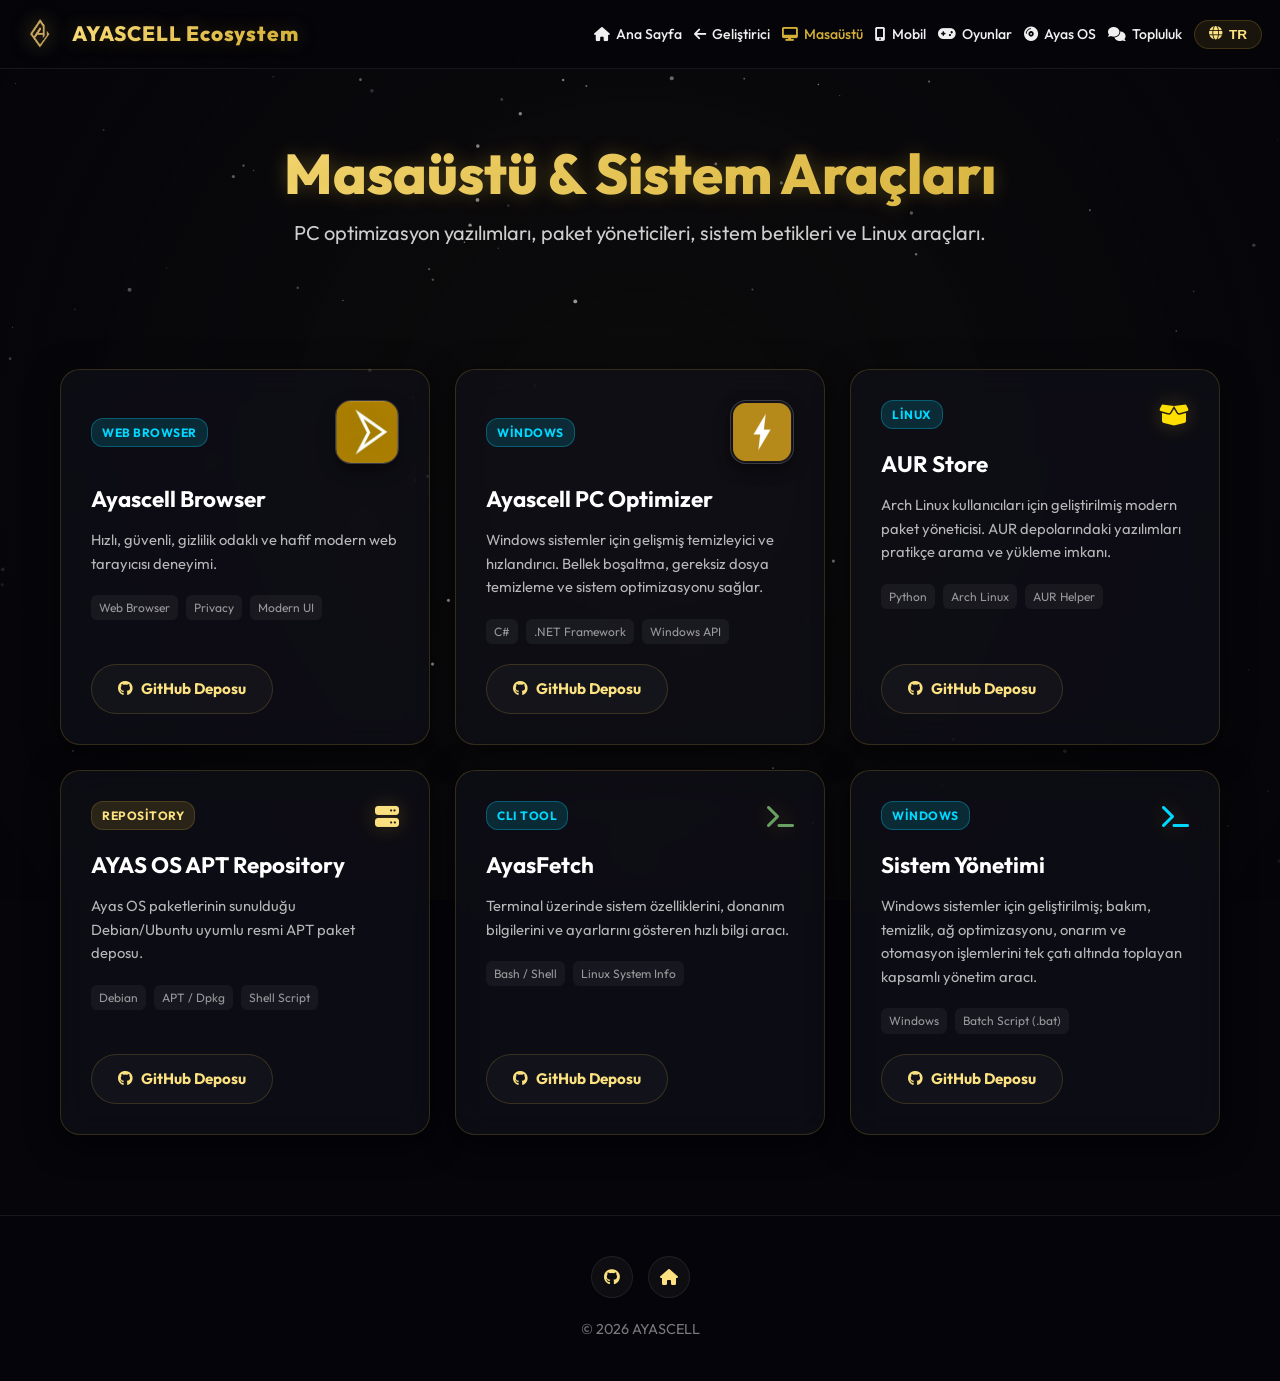
<file: desktop.html>
<!DOCTYPE html>
<html lang="tr">

<head>
    <meta charset="UTF-8">
    <meta name="viewport" content="width=device-width, initial-scale=1.0">

    <!-- Önbellek Engelleme / Anlık Güncelleme Başlangıcı -->
    <meta http-equiv="Cache-Control" content="no-cache, no-store, must-revalidate">
    <meta http-equiv="Pragma" content="no-cache">
    <meta http-equiv="Expires" content="0">
    <!-- Önbellek Engelleme / Anlık Güncelleme Sonu -->
    <title>Masaüstü | AYASCELL Ecosystem</title>

    <link rel="canonical" href="https://ayascell.com/ayascell-ecosystem/desktop.html">
    <meta name="description" content="AYASCELL masaüstü yazılımları ve sistem araçları.">
    <meta name="author" content="AYASCELL">
    <meta name="robots" content="index, follow">

    <!-- Open Graph -->
    <meta property="og:type" content="website">
    <meta property="og:site_name" content="AYASCELL">
    <meta property="og:url" content="https://ayascell.com/ayascell-ecosystem/desktop.html">
    <meta property="og:title" content="Masaüstü | AYASCELL Ecosystem">
    <meta property="og:description" content="AYASCELL masaüstü yazılımları ve sistem araçları.">
    <meta property="og:image" content="https://ayascell.com/assets/og-image.png">
    <meta property="og:image:width" content="1200">
    <meta property="og:image:height" content="630">

    <!-- Twitter Card -->
    <meta name="twitter:card" content="summary_large_image">
    <meta name="twitter:title" content="Masaüstü | AYASCELL Ecosystem">
    <meta name="twitter:description" content="AYASCELL masaüstü yazılımları ve sistem araçları.">
    <meta name="twitter:image" content="https://ayascell.com/assets/og-image.png">

    <!-- Favicon -->
    <link rel="icon" type="image/x-icon" href="favicon.ico">
    <link rel="icon" type="image/png" sizes="192x192" href="favicon.png">
    <link rel="apple-touch-icon" sizes="180x180" href="assets/apple-touch-icon.png">

    <!-- Schema.org JSON-LD -->
    <script type="application/ld+json">
    {
      "@context": "https://schema.org",
      "@type": "CollectionPage",
      "name": "AYASCELL Masaüstü Yazılımları",
      "url": "https://ayascell.com/ayascell-ecosystem/desktop.html",
      "image": "https://ayascell.com/assets/ayascell-logo-dark.png",
      "publisher": {
        "@type": "Person",
        "name": "AYASCELL",
        "url": "https://ayascell.com/"
      }
    }
    </script>

    <link rel="stylesheet" href="https://cdnjs.cloudflare.com/ajax/libs/font-awesome/6.5.1/css/all.min.css" />
    <link href="https://fonts.googleapis.com/css2?family=Outfit:wght@300;400;500;700;800&display=swap" rel="stylesheet">
    <link rel="stylesheet" href="style.css">
</head>

<body>

    <canvas id="starfield-canvas"></canvas>
    <div class="glass-overlay"></div>

    <!-- Header Navigation -->
    <header class="main-header">
        <nav class="navbar">
            <a href="index.html" class="logo-link">
                <img src="assets/2-Photoroom.png" alt="AYASCELL Logo" class="header-logo-image">
                <span class="gradient-text header-logo-text glow-text">AYASCELL Ecosystem</span>
            </a>
            <div class="menu-toggle" id="menu-toggle">
                <i class="fas fa-bars"></i>
            </div>
            <ul class="nav-links" id="nav-links">
                <li>
                    <a href="index.html">
                        <i class="fas fa-home"></i>
                        <span class="lang-en">Home</span>
                        <span class="lang-tr">Ana Sayfa</span>
                    </a>
                </li>
                <li>
                    <a href="https://ayascell.com/">
                        <i class="fas fa-arrow-left"></i>
                        <span class="lang-en">Developer</span>
                        <span class="lang-tr">Geliştirici</span>
                    </a>
                </li>
                <li>
                    <a href="desktop.html" class="active">
                        <i class="fas fa-desktop"></i>
                        <span class="lang-en">Desktop</span>
                        <span class="lang-tr">Masaüstü</span>
                    </a>
                </li>
                <li>
                    <a href="mobile.html">
                        <i class="fas fa-mobile-alt"></i>
                        <span class="lang-en">Mobile</span>
                        <span class="lang-tr">Mobil</span>
                    </a>
                </li>
                <li>
                    <a href="games.html">
                        <i class="fas fa-gamepad"></i>
                        <span class="lang-en">Games</span>
                        <span class="lang-tr">Oyunlar</span>
                    </a>
                </li>
                <li>
                    <a href="https://ayascell.com/AyasOS/" target="_blank">
                        <i class="fas fa-compact-disc"></i>
                        <span class="lang-en">Ayas OS</span>
                        <span class="lang-tr">Ayas OS</span>
                    </a>
                </li>
                <li>
                    <a href="https://ayascell.com/ayas-discussions/" target="_blank">
                        <i class="fas fa-comments"></i>
                        <span class="lang-en">Community</span>
                        <span class="lang-tr">Topluluk</span>
                    </a>
                </li>
                <li>
                    <button id="lang-toggle" class="lang-btn">
                        <i class="fas fa-globe"></i> <span id="current-lang">TR</span>
                    </button>
                </li>
            </ul>
        </nav>
    </header>

    <!-- Subpage Banner -->
    <section class="hero-section subpage-hero">
        <div class="container">
            <h1 class="gradient-text mega-title glow-text">
                <span class="lang-en">Desktop Apps & Tools</span>
                <span class="lang-tr">Masaüstü & Sistem Araçları</span>
            </h1>
            <p class="subtitle">
                <span class="lang-en">PC optimization utilities, package managers, system scripts, and Linux
                    tools.</span>
                <span class="lang-tr">PC optimizasyon yazılımları, paket yöneticileri, sistem betikleri ve Linux
                    araçları.</span>
            </p>
        </div>
    </section>

    <!-- Desktop Apps Grid -->
    <section class="container" style="margin-bottom: 80px;">
        <div class="showcase-grid">
            <!-- Project 1: Ayascell Browser -->
            <div class="project-card glass-card premium-border hover-lift">
                <div>
                    <div class="project-header">
                        <span class="project-badge badge-desktop">Web Browser</span>
                        <img src="assets/ayascell-browser-icon.png" alt="Ayascell Browser Logo" class="app-card-icon">
                    </div>
                    <h4>Ayascell Browser</h4>
                    <p>
                        <span class="lang-en">Fast, secure, privacy-focused, and lightweight modern web browser
                            experience.</span>
                        <span class="lang-tr">Hızlı, güvenli, gizlilik odaklı ve hafif modern web tarayıcısı
                            deneyimi.</span>
                    </p>
                    <div class="tech-tags">
                        <span class="tech-tag">Web Browser</span>
                        <span class="tech-tag">Privacy</span>
                        <span class="tech-tag">Modern UI</span>
                    </div>
                </div>
                <div class="project-links-row">
                    <a href="https://github.com/AYASCELL/Ayascell-Browser" target="_blank" class="link-button outline">
                        <i class="fab fa-github"></i> <span class="lang-en">GitHub Repository</span><span
                            class="lang-tr">GitHub Deposu</span>
                    </a>
                </div>
            </div>

            <!-- Project 2: Ayascell PC Optimizer -->
            <div class="project-card glass-card premium-border hover-lift">
                <div>
                    <div class="project-header">
                        <span class="project-badge badge-desktop">Windows</span>
                        <img src="assets/pc-optimizer-icon.png" alt="Ayascell PC Optimizer Logo" class="app-card-icon">
                    </div>
                    <h4>Ayascell PC Optimizer</h4>
                    <p>
                        <span class="lang-en">Advanced Windows PC cleaner and optimizer tool. Offers RAM flushing, junk
                            file removal, startup optimization, and disk speedup.</span>
                        <span class="lang-tr">Windows sistemler için gelişmiş temizleyici ve hızlandırıcı. Bellek
                            boşaltma, gereksiz dosya temizleme ve sistem optimizasyonu sağlar.</span>
                    </p>
                    <div class="tech-tags">
                        <span class="tech-tag">C#</span>
                        <span class="tech-tag">.NET Framework</span>
                        <span class="tech-tag">Windows API</span>
                    </div>
                </div>
                <div class="project-links-row">
                    <a href="https://github.com/AYASCELL/AYASCELL-PC-Optimizer" target="_blank"
                        class="link-button outline">
                        <i class="fab fa-github"></i> <span class="lang-en">GitHub Repository</span><span
                            class="lang-tr">GitHub Deposu</span>
                    </a>
                </div>
            </div>

            <!-- Project 3: AUR Store -->
            <div class="project-card glass-card premium-border hover-lift">
                <div>
                    <div class="project-header">
                        <span class="project-badge badge-desktop">Linux</span>
                        <i class="fas fa-box-open glow-text" style="font-size: 1.5em; color: var(--neon-yellow);"></i>
                    </div>
                    <h4>AUR Store</h4>
                    <p>
                        <span class="lang-en">Graphical package manager for Arch Linux users. Browse, search, and
                            install software from the Arch User Repository seamlessly.</span>
                        <span class="lang-tr">Arch Linux kullanıcıları için geliştirilmiş modern paket yöneticisi. AUR
                            depolarındaki yazılımları pratikçe arama ve yükleme imkanı.</span>
                    </p>
                    <div class="tech-tags">
                        <span class="tech-tag">Python</span>
                        <span class="tech-tag">Arch Linux</span>
                        <span class="tech-tag">AUR Helper</span>
                    </div>
                </div>
                <div class="project-links-row">
                    <a href="https://github.com/AYASCELL/AUR-STORE" target="_blank" class="link-button outline">
                        <i class="fab fa-github"></i> <span class="lang-en">GitHub Repository</span><span
                            class="lang-tr">GitHub Deposu</span>
                    </a>
                </div>
            </div>

            <!-- Project 3: AYAS OS APT Repo -->
            <div class="project-card glass-card premium-border hover-lift">
                <div>
                    <div class="project-header">
                        <span class="project-badge badge-os">Repository</span>
                        <i class="fas fa-server glow-text" style="font-size: 1.5em; color: var(--light-gold);"></i>
                    </div>
                    <h4>AYAS OS APT Repository</h4>
                    <p>
                        <span class="lang-en">Official Debian/Ubuntu APT repository for Ayas OS packages hosted via
                            GitHub Pages infrastructure.</span>
                        <span class="lang-tr">Ayas OS paketlerinin sunulduğu Debian/Ubuntu uyumlu resmi APT paket
                            deposu.</span>
                    </p>
                    <div class="tech-tags">
                        <span class="tech-tag">Debian</span>
                        <span class="tech-tag">APT / Dpkg</span>
                        <span class="tech-tag">Shell Script</span>
                    </div>
                </div>
                <div class="project-links-row">
                    <a href="https://github.com/AYASCELL/ayasos-repo" target="_blank" class="link-button outline">
                        <i class="fab fa-github"></i> <span class="lang-en">GitHub Repository</span><span
                            class="lang-tr">GitHub Deposu</span>
                    </a>
                </div>
            </div>

            <!-- Project 4: AyasFetch -->
            <div class="project-card glass-card premium-border hover-lift">
                <div>
                    <div class="project-header">
                        <span class="project-badge badge-desktop">CLI Tool</span>
                        <i class="fas fa-terminal glow-text" style="font-size: 1.5em; color: var(--neon-green);"></i>
                    </div>
                    <h4>AyasFetch</h4>
                    <p>
                        <span class="lang-en">Fast and lightweight terminal system information tool (neofetch
                            alternative) displaying OS and hardware stats.</span>
                        <span class="lang-tr">Terminal üzerinde sistem özelliklerini, donanım bilgilerini ve ayarlarını
                            gösteren hızlı bilgi aracı.</span>
                    </p>
                    <div class="tech-tags">
                        <span class="tech-tag">Bash / Shell</span>
                        <span class="tech-tag">Linux System Info</span>
                    </div>
                </div>
                <div class="project-links-row">
                    <a href="https://github.com/AYASCELL/ayasfetch" target="_blank" class="link-button outline">
                        <i class="fab fa-github"></i> <span class="lang-en">GitHub Repository</span><span
                            class="lang-tr">GitHub Deposu</span>
                    </a>
                </div>
            </div>

            <!-- Project 5: Sistem Yönetimi -->
            <div class="project-card glass-card premium-border hover-lift">
                <div>
                    <div class="project-header">
                        <span class="project-badge badge-desktop">Windows</span>
                        <i class="fas fa-terminal glow-text" style="font-size: 1.5em; color: var(--neon-blue);"></i>
                    </div>
                    <h4>Sistem Yönetimi</h4>
                    <p>
                        <span class="lang-en">Comprehensive Windows batch toolkit unifying system maintenance, cleanup, network optimization, repair, and automation into a single solution.</span>
                        <span class="lang-tr">Windows sistemler için geliştirilmiş; bakım, temizlik, ağ optimizasyonu, onarım ve otomasyon işlemlerini tek çatı altında toplayan kapsamlı yönetim aracı.</span>
                    </p>
                    <div class="tech-tags">
                        <span class="tech-tag">Windows</span>
                        <span class="tech-tag">Batch Script (.bat)</span>
                    </div>
                </div>
                <div class="project-links-row">
                    <a href="https://github.com/AYASCELL/sistem-yonetimi" target="_blank" class="link-button outline">
                        <i class="fab fa-github"></i> <span class="lang-en">GitHub Repository</span><span
                            class="lang-tr">GitHub Deposu</span>
                    </a>
                </div>
            </div>

            <!-- Project 6: UpdaterService --
            <div class="project-card glass-card premium-border hover-lift">
                <div>
                    <div class="project-header">
                        <span class="project-badge badge-desktop">Background Service</span>
                        <i class="fas fa-sync-alt glow-text" style="font-size: 1.5em; color: var(--neon-orange);"></i>
                    </div>
                    <h4>UpdaterService</h4>
                    <p>
                        <span class="lang-en">Background updating service managing seamless silent updates for AYASCELL applications and repositories.</span>
                        <span class="lang-tr">AYASCELL uygulamalarının ve depolarının arka planda sessiz ve sorunsuz güncellenmesini sağlayan servis.</span>
                    </p>
                    <div class="tech-tags">
                        <span class="tech-tag">C# / System Service</span>
                        <span class="tech-tag">Auto-Update</span>
                    </div>
                </div>
                <div class="project-links-row">
                    <a href="https://github.com/AYASCELL/updaterservice" target="_blank" class="link-button outline">
                        <i class="fab fa-github"></i> <span class="lang-en">GitHub Repository</span><span class="lang-tr">GitHub Deposu</span>
                    </a>
                </div>
            </div>-->
        </div>
    </section>

    <!-- Footer -->
    <footer>
        <div class="container">
            <div class="social-links">
                <a href="https://github.com/ayascell" target="_blank" class="social-icon"><i
                        class="fab fa-github"></i></a>
                <a href="index.html" class="social-icon"><i class="fas fa-home"></i></a>
            </div>
            <p class="copyright-text">&copy; <span class="current-year"></span> AYASCELL</p>
        </div>
    </footer>

    <script src="app.js"></script>
</body>

</html>
</file>
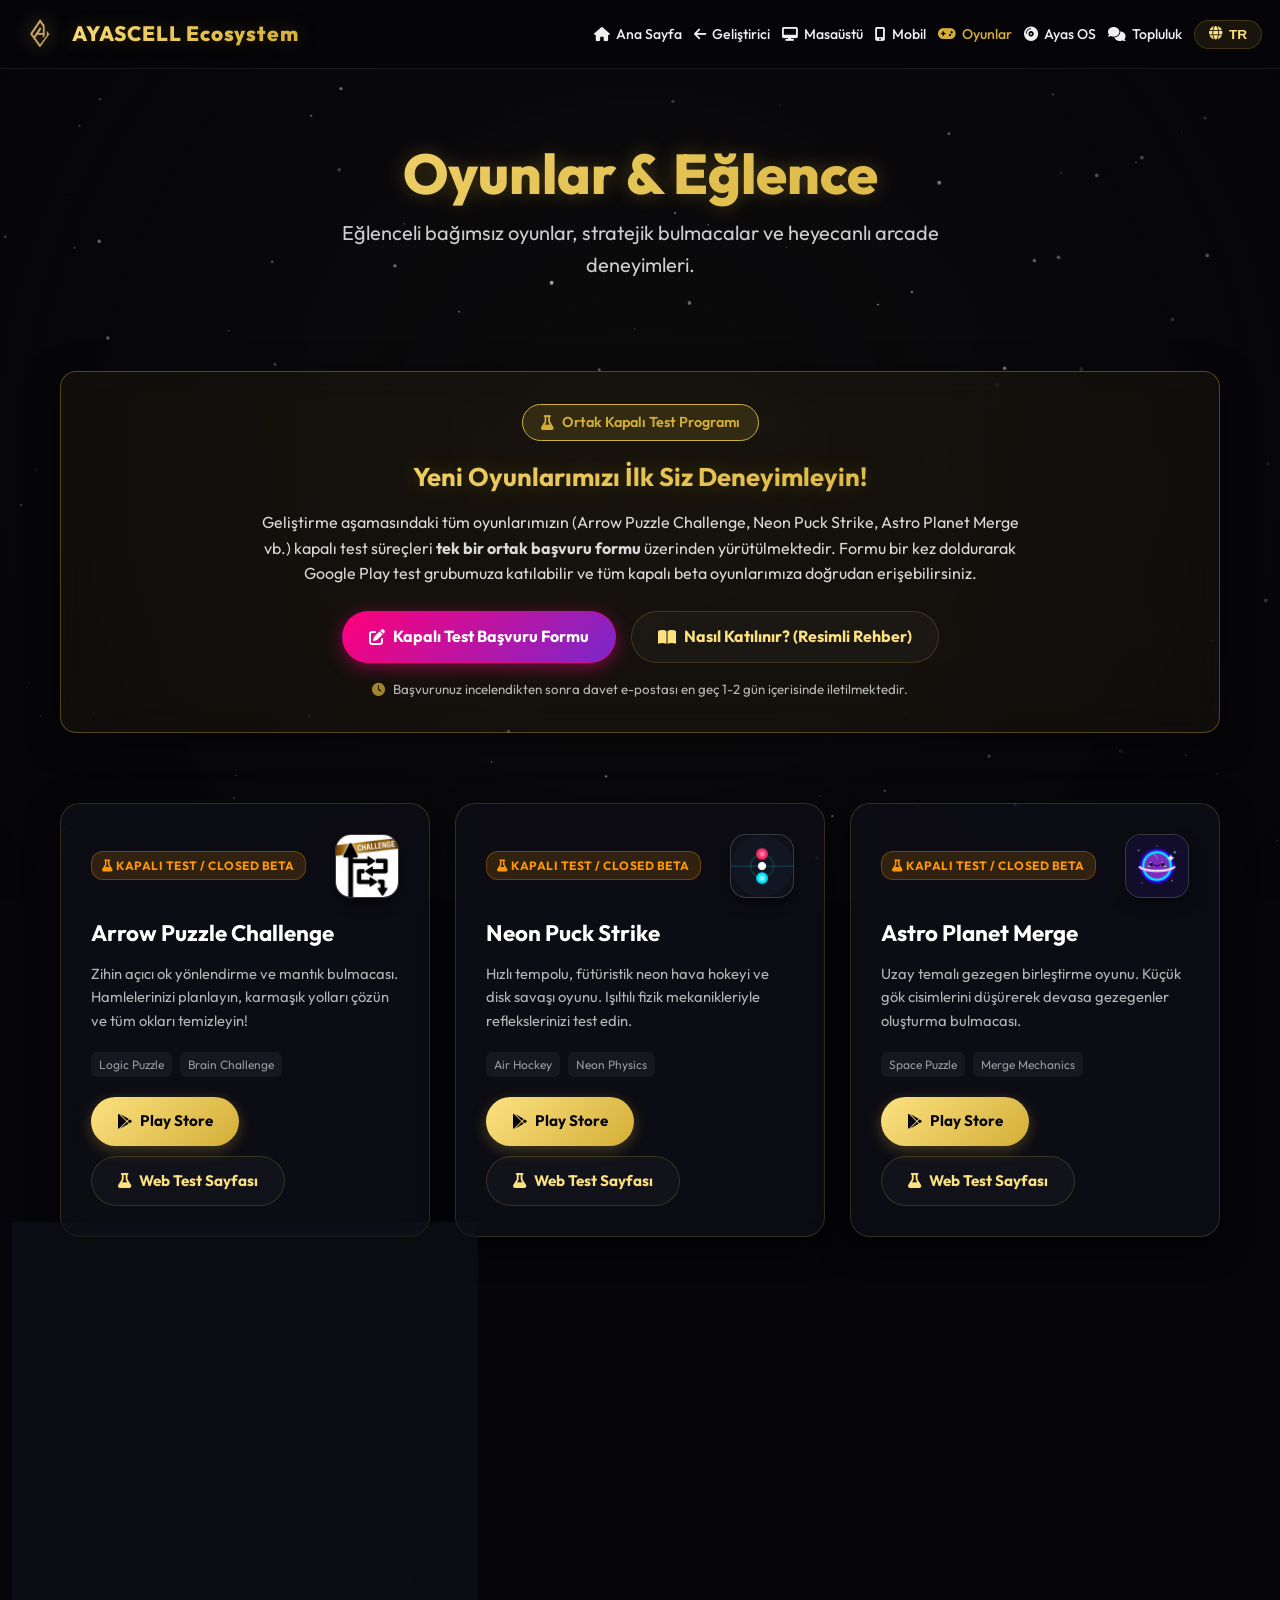
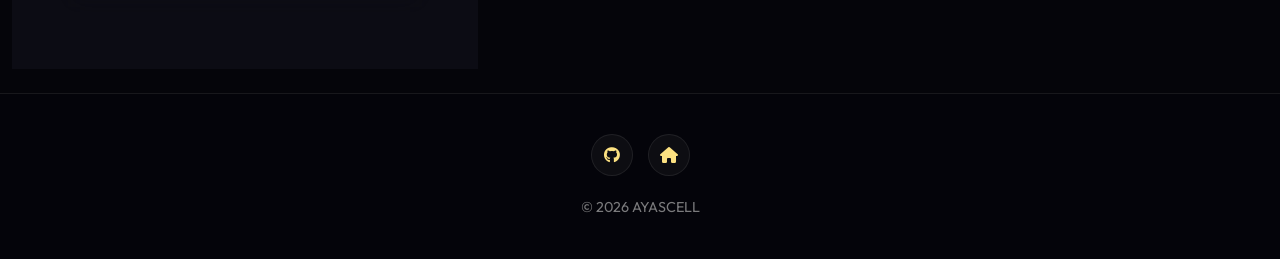
<file: games.html>
<!DOCTYPE html>
<html lang="tr">

<head>
    <meta charset="UTF-8">
    <meta name="viewport" content="width=device-width, initial-scale=1.0">

    <!-- Önbellek Engelleme / Anlık Güncelleme Başlangıcı -->
    <meta http-equiv="Cache-Control" content="no-cache, no-store, must-revalidate">
    <meta http-equiv="Pragma" content="no-cache">
    <meta http-equiv="Expires" content="0">
    <!-- Önbellek Engelleme / Anlık Güncelleme Sonu -->
    <title>Oyunlar | AYASCELL Ecosystem</title>

    <link rel="canonical" href="https://ayascell.com/ayascell-ecosystem/games.html">
    <meta name="description" content="AYASCELL mobil ve masaüstü oyunları.">
    <meta name="author" content="AYASCELL">
    <meta name="robots" content="index, follow">

    <!-- Open Graph -->
    <meta property="og:type" content="website">
    <meta property="og:site_name" content="AYASCELL">
    <meta property="og:url" content="https://ayascell.com/ayascell-ecosystem/games.html">
    <meta property="og:title" content="Oyunlar | AYASCELL Ecosystem">
    <meta property="og:description" content="AYASCELL mobil ve masaüstü oyunları.">
    <meta property="og:image" content="https://ayascell.com/assets/og-image.png">
    <meta property="og:image:width" content="1200">
    <meta property="og:image:height" content="630">

    <!-- Twitter Card -->
    <meta name="twitter:card" content="summary_large_image">
    <meta name="twitter:title" content="Oyunlar | AYASCELL Ecosystem">
    <meta name="twitter:description" content="AYASCELL mobil ve masaüstü oyunları.">
    <meta name="twitter:image" content="https://ayascell.com/assets/og-image.png">

    <!-- Favicon -->
    <link rel="icon" type="image/x-icon" href="favicon.ico">
    <link rel="icon" type="image/png" sizes="192x192" href="favicon.png">
    <link rel="apple-touch-icon" sizes="180x180" href="assets/apple-touch-icon.png">

    <!-- Schema.org JSON-LD -->
    <script type="application/ld+json">
    {
      "@context": "https://schema.org",
      "@type": "CollectionPage",
      "name": "AYASCELL Oyunlar",
      "url": "https://ayascell.com/ayascell-ecosystem/games.html",
      "image": "https://ayascell.com/assets/ayascell-logo-dark.png",
      "publisher": {
        "@type": "Person",
        "name": "AYASCELL",
        "url": "https://ayascell.com/"
      }
    }
    </script>

    <link rel="stylesheet" href="https://cdnjs.cloudflare.com/ajax/libs/font-awesome/6.5.1/css/all.min.css" />
    <link href="https://fonts.googleapis.com/css2?family=Outfit:wght@300;400;500;700;800&display=swap" rel="stylesheet">
    <link rel="stylesheet" href="style.css">
</head>

<body>

    <canvas id="starfield-canvas"></canvas>
    <div class="glass-overlay"></div>

    <!-- Header Navigation -->
    <header class="main-header">
        <nav class="navbar">
            <a href="index.html" class="logo-link">
                <img src="assets/2-Photoroom.png" alt="AYASCELL Logo" class="header-logo-image">
                <span class="gradient-text header-logo-text glow-text">AYASCELL Ecosystem</span>
            </a>
            <div class="menu-toggle" id="menu-toggle">
                <i class="fas fa-bars"></i>
            </div>
            <ul class="nav-links" id="nav-links">
                <li>
                    <a href="index.html">
                        <i class="fas fa-home"></i>
                        <span class="lang-en">Home</span>
                        <span class="lang-tr">Ana Sayfa</span>
                    </a>
                </li>
                <li>
                    <a href="https://ayascell.com/">
                        <i class="fas fa-arrow-left"></i>
                        <span class="lang-en">Developer</span>
                        <span class="lang-tr">Geliştirici</span>
                    </a>
                </li>
                <li>
                    <a href="desktop.html">
                        <i class="fas fa-desktop"></i>
                        <span class="lang-en">Desktop</span>
                        <span class="lang-tr">Masaüstü</span>
                    </a>
                </li>
                <li>
                    <a href="mobile.html">
                        <i class="fas fa-mobile-alt"></i>
                        <span class="lang-en">Mobile</span>
                        <span class="lang-tr">Mobil</span>
                    </a>
                </li>
                <li>
                    <a href="games.html" class="active">
                        <i class="fas fa-gamepad"></i>
                        <span class="lang-en">Games</span>
                        <span class="lang-tr">Oyunlar</span>
                    </a>
                </li>
                <li>
                    <a href="https://ayascell.com/AyasOS/" target="_blank">
                        <i class="fas fa-compact-disc"></i>
                        <span class="lang-en">Ayas OS</span>
                        <span class="lang-tr">Ayas OS</span>
                    </a>
                </li>
                <li>
                    <a href="https://ayascell.com/ayas-discussions/" target="_blank">
                        <i class="fas fa-comments"></i>
                        <span class="lang-en">Community</span>
                        <span class="lang-tr">Topluluk</span>
                    </a>
                </li>
                <li>
                    <button id="lang-toggle" class="lang-btn">
                        <i class="fas fa-globe"></i> <span id="current-lang">TR</span>
                    </button>
                </li>
            </ul>
        </nav>
    </header>

    <!-- Subpage Banner -->
    <section class="hero-section subpage-hero">
        <div class="container">
            <h1 class="gradient-text mega-title glow-text">
                <span class="lang-en">Games & Entertainment</span>
                <span class="lang-tr">Oyunlar & Eğlence</span>
            </h1>
            <p class="subtitle">
                <span class="lang-en">Fun independent games, strategic puzzles, and exciting arcade experiences.</span>
                <span class="lang-tr">Eğlenceli bağımsız oyunlar, stratejik bulmacalar ve heyecanlı arcade
                    deneyimleri.</span>
            </p>
        </div>
    </section>

    <!-- Shared Closed Beta Announcement Banner -->
    <section class="container" style="margin-bottom: 40px;">
        <div class="glass-card premium-border"
            style="padding: 32px 24px; border-radius: 16px; background: rgba(212, 175, 55, 0.05); border-color: rgba(212, 175, 55, 0.35); text-align: center;">
            <div
                style="display: inline-flex; align-items: center; gap: 8px; background: rgba(212, 175, 55, 0.15); border: 1px solid var(--primary-gold); padding: 6px 18px; border-radius: 20px; color: var(--primary-gold); font-size: 0.9em; font-weight: 600; margin-bottom: 16px;">
                <i class="fas fa-flask"></i> <span class="lang-tr">Ortak Kapalı Test Programı</span><span
                    class="lang-en">Unified Closed Beta Program</span>
            </div>
            <h3 style="font-size: 1.6em; margin-bottom: 12px;" class="gradient-text glow-text">
                <span class="lang-tr">Yeni Oyunlarımızı İlk Siz Deneyimleyin!</span>
                <span class="lang-en">Be the First to Play Our New Games!</span>
            </h3>
            <p style="max-width: 760px; margin: 0 auto 24px; line-height: 1.6; opacity: 0.9;">
                <span class="lang-tr">Geliştirme aşamasındaki tüm oyunlarımızın (Arrow Puzzle Challenge, Neon Puck Strike, Astro Planet Merge
                    vb.) kapalı test süreçleri <strong>tek bir ortak başvuru formu</strong> üzerinden yürütülmektedir.
                    Formu bir kez doldurarak Google Play test grubumuza katılabilir ve tüm kapalı beta oyunlarımıza
                    doğrudan erişebilirsiniz.</span>
                <span class="lang-en">Closed beta testing for all our upcoming games (Arrow Puzzle Challenge, Neon Puck Strike, Astro Planet
                    Merge, etc.) is managed through a <strong>single unified form</strong>. Submit once to join our
                    Google Play tester group and unlock direct access to all beta releases.</span>
            </p>
            <div style="display: flex; justify-content: center; gap: 15px; flex-wrap: wrap;">
                <a href="https://forms.gle/T1xgNxnQL53AFzpQ7" target="_blank" class="link-button beta-button"
                    style="padding: 12px 26px; font-size: 1em;">
                    <i class="fas fa-edit"></i> <span class="lang-tr">Kapalı Test Başvuru Formu</span><span
                        class="lang-en">Join Closed Beta Form</span>
                </a>
                <a href="closed-beta-guide.html" class="link-button outline"
                    style="padding: 12px 26px; font-size: 1em;">
                    <i class="fas fa-book-open"></i> <span class="lang-tr">Nasıl Katılınır? (Resimli Rehber)</span><span
                        class="lang-en">How to Join? (Guide)</span>
                </a>
            </div>
            <p style="font-size: 0.83em; opacity: 0.75; margin-top: 16px; margin-bottom: 0;">
                <i class="fas fa-clock" style="color: var(--primary-gold); margin-right: 5px;"></i>
                <span class="lang-tr">Başvurunuz incelendikten sonra davet e-postası en geç 1-2 gün içerisinde
                    iletilmektedir.</span>
                <span class="lang-en">Invitations are sent via email within 1-2 business days after application
                    review.</span>
            </p>
        </div>
    </section>

    <!-- Games Grid -->
    <section class="container" style="margin-bottom: 80px;">
        <div class="showcase-grid">

            <!-- Game 1: Arrow Puzzle Challenge -->
            <div class="project-card glass-card premium-border hover-lift">
                <div>
                    <div class="project-header">
                        <span class="project-badge badge-testing"><i class="fas fa-flask"></i> Kapalı Test / Closed
                            Beta</span>
                        <img src="assets/arrows-puzzle-icon.png" alt="Arrow Puzzle Challenge Logo" class="app-card-icon">
                    </div>
                    <h4>Arrow Puzzle Challenge</h4>
                    <p>
                        <span class="lang-en">Mind-bending arrow direction and logic puzzle. Plan your moves, solve intricate grid paths, and clear all arrows!</span>
                        <span class="lang-tr">Zihin açıcı ok yönlendirme ve mantık bulmacası. Hamlelerinizi planlayın, karmaşık yolları çözün ve tüm okları temizleyin!</span>
                    </p>
                    <div class="tech-tags">
                        <span class="tech-tag">Logic Puzzle</span>
                        <span class="tech-tag">Brain Challenge</span>
                    </div>
                </div>
                <div class="project-links-row" style="flex-wrap: wrap; gap: 10px;">
                    <a href="https://play.google.com/store/apps/details?id=com.ayascell.arrowpuzzlechallenge"
                        target="_blank" class="link-button solid">
                        <i class="fab fa-google-play"></i> <span class="lang-en">Play Store</span><span
                            class="lang-tr">Play Store</span>
                    </a>
                    <a href="https://play.google.com/apps/testing/com.ayascell.arrowpuzzlechallenge" target="_blank"
                        class="link-button outline">
                        <i class="fas fa-flask"></i> <span class="lang-en">Web Testing</span><span class="lang-tr">Web
                            Test Sayfası</span>
                    </a>
                </div>
            </div>

            <!-- Game 2: Neon Puck Strike -->
            <div class="project-card glass-card premium-border hover-lift">
                <div>
                    <div class="project-header">
                        <span class="project-badge badge-testing"><i class="fas fa-flask"></i> Kapalı Test / Closed
                            Beta</span>
                        <img src="assets/neon-puck-icon.png" alt="Neon Puck Strike Logo" class="app-card-icon">
                    </div>
                    <h4>Neon Puck Strike</h4>
                    <p>
                        <span class="lang-en">Fast-paced futuristic neon air hockey & puck battle game. Challenge AI or
                            friends with glowing physics.</span>
                        <span class="lang-tr">Hızlı tempolu, fütüristik neon hava hokeyi ve disk savaşı oyunu. Işıltılı
                            fizik mekanikleriyle reflekslerinizi test edin.</span>
                    </p>
                    <div class="tech-tags">
                        <span class="tech-tag">Air Hockey</span>
                        <span class="tech-tag">Neon Physics</span>
                    </div>
                </div>
                <div class="project-links-row" style="flex-wrap: wrap; gap: 10px;">
                    <a href="https://play.google.com/store/apps/details?id=com.ayascell.neonpuckstrike" target="_blank"
                        class="link-button solid">
                        <i class="fab fa-google-play"></i> <span class="lang-en">Play Store</span><span
                            class="lang-tr">Play Store</span>
                    </a>
                    <a href="https://play.google.com/apps/testing/com.ayascell.neonpuckstrike" target="_blank"
                        class="link-button outline">
                        <i class="fas fa-flask"></i> <span class="lang-en">Web Testing</span><span class="lang-tr">Web
                            Test Sayfası</span>
                    </a>
                </div>
            </div>

            <!-- Game 3: Astro Planet Merge -->
            <div class="project-card glass-card premium-border hover-lift">
                <div>
                    <div class="project-header">
                        <span class="project-badge badge-testing"><i class="fas fa-flask"></i> Kapalı Test / Closed
                            Beta</span>
                        <img src="assets/astro-planet-icon.png" alt="Astro Planet Merge Logo" class="app-card-icon">
                    </div>
                    <h4>Astro Planet Merge</h4>
                    <p>
                        <span class="lang-en">Cosmic merge puzzle game. Drop and combine small celestial bodies to
                            create massive planets and solar systems.</span>
                        <span class="lang-tr">Uzay temalı gezegen birleştirme oyunu. Küçük gök cisimlerini düşürerek
                            devasa gezegenler oluşturma bulmacası.</span>
                    </p>
                    <div class="tech-tags">
                        <span class="tech-tag">Space Puzzle</span>
                        <span class="tech-tag">Merge Mechanics</span>
                    </div>
                </div>
                <div class="project-links-row" style="flex-wrap: wrap; gap: 10px;">
                    <a href="https://play.google.com/store/apps/details?id=com.ayascell.astroplanetmerge"
                        target="_blank" class="link-button solid">
                        <i class="fab fa-google-play"></i> <span class="lang-en">Play Store</span><span
                            class="lang-tr">Play Store</span>
                    </a>
                    <a href="https://play.google.com/apps/testing/com.ayascell.astroplanetmerge" target="_blank"
                        class="link-button outline">
                        <i class="fas fa-flask"></i> <span class="lang-en">Web Testing</span><span class="lang-tr">Web
                            Test Sayfası</span>
                    </a>
                </div>
            </div>

            <!-- Game 3: Ayakta Kal -->
            <div class="project-card glass-card premium-border hover-lift">
                <div>
                    <div class="project-header">
                        <span class="project-badge badge-game">Clicker Game</span>
                        <img src="assets/ayakta-kal-icon.png" alt="Ayakta Kal Logo" class="app-card-icon">
                    </div>
                    <h4>Ayakta Kal</h4>
                    <p>
                        <span class="lang-en">The simplest, most relaxing, and addictive clicker game to fill your spare
                            time.</span>
                        <span class="lang-tr">Boş zamanınızı değerlendirmek için en basit, en rahatlatıcı ve bağımlılık
                            yapan tıklama oyunu.</span>
                    </p>
                    <div class="tech-tags">
                        <span class="tech-tag">Mobile Game</span>
                        <span class="tech-tag">Clicker Challenge</span>
                    </div>
                </div>
                <div class="project-links-row">
                    <a href="https://play.google.com/store/apps/details?id=com.ayascell.ayaktakal" target="_blank"
                        class="link-button solid">
                        <i class="fab fa-google-play"></i> <span class="lang-en">Play Store</span><span
                            class="lang-tr">Play Store</span>
                    </a>
                    <!--<a href="https://github.com/AYASCELL" target="_blank" class="link-button outline">
                        <i class="fab fa-github"></i> <span class="lang-en">GitHub</span><span class="lang-tr">GitHub</span>
                    </a bu kısmı silme ai tamammı. dursun burası>-->
                </div>
            </div>

        </div>
    </section>

    <!-- Footer -->
    <footer>
        <div class="container">
            <div class="social-links">
                <a href="https://github.com/ayascell" target="_blank" class="social-icon"><i
                        class="fab fa-github"></i></a>
                <a href="index.html" class="social-icon"><i class="fas fa-home"></i></a>
            </div>
            <p class="copyright-text">&copy; <span class="current-year"></span> AYASCELL</p>
        </div>
    </footer>

    <script src="app.js"></script>
</body>

</html>
</file>
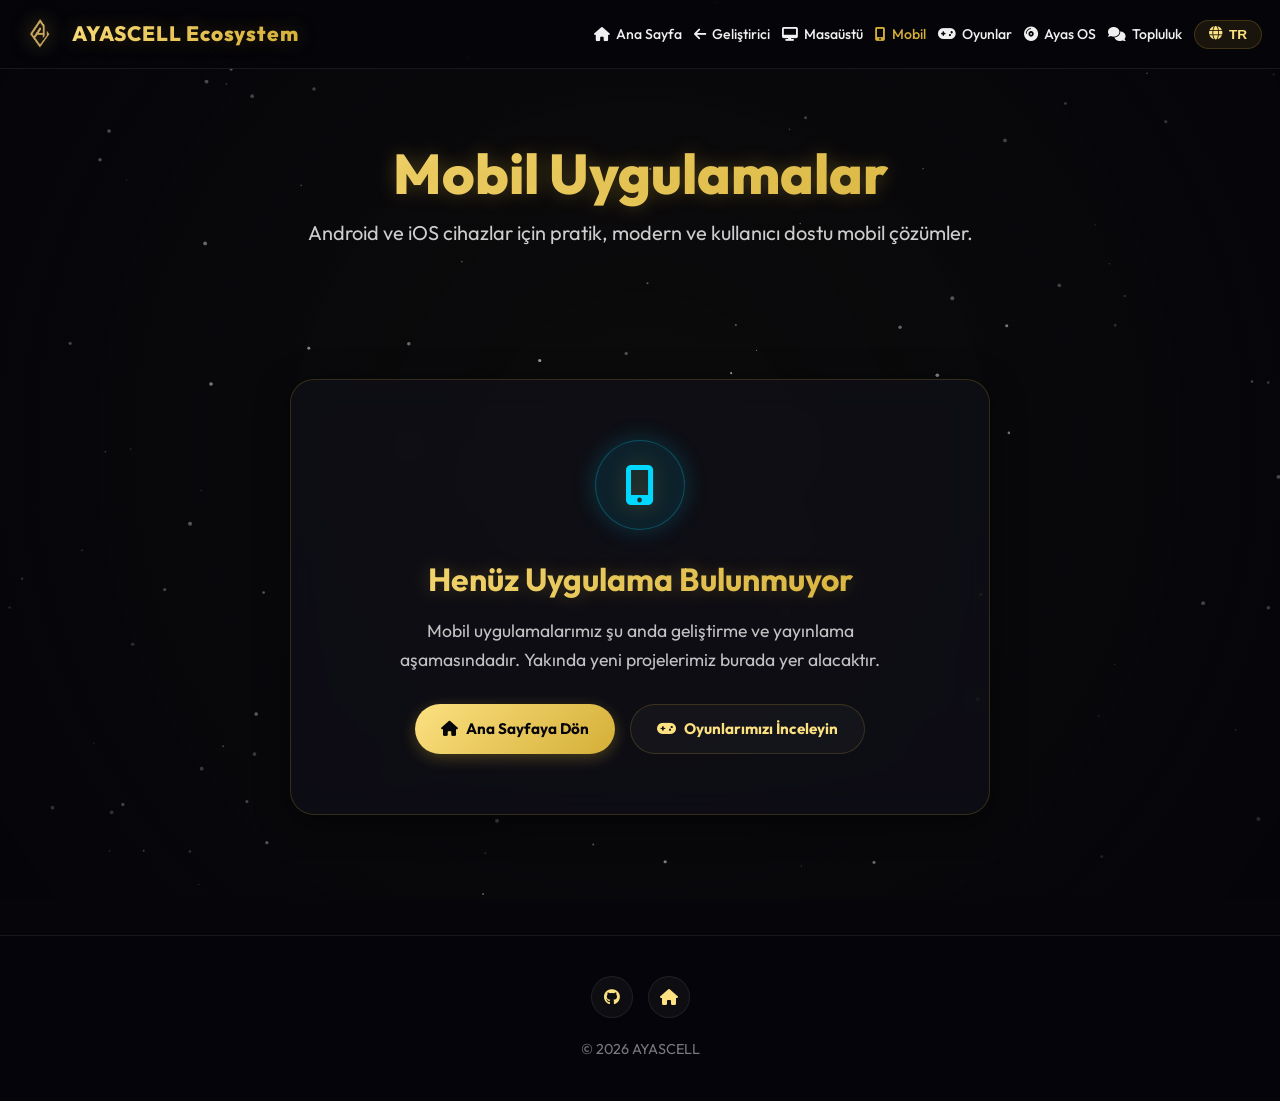
<file: mobile.html>
<!DOCTYPE html>
<html lang="tr">

<head>
    <meta charset="UTF-8">
    <meta name="viewport" content="width=device-width, initial-scale=1.0">

    <!-- Önbellek Engelleme / Anlık Güncelleme Başlangıcı -->
    <meta http-equiv="Cache-Control" content="no-cache, no-store, must-revalidate">
    <meta http-equiv="Pragma" content="no-cache">
    <meta http-equiv="Expires" content="0">
    <!-- Önbellek Engelleme / Anlık Güncelleme Sonu -->
    <title>Mobil | AYASCELL Ecosystem</title>
    
    <link rel="canonical" href="https://ayascell.com/ayascell-ecosystem/mobile.html">
    <meta name="description" content="AYASCELL mobil uygulamaları.">
    <meta name="author" content="AYASCELL">
    <meta name="robots" content="index, follow">

    <!-- Open Graph -->
    <meta property="og:type" content="website">
    <meta property="og:site_name" content="AYASCELL">
    <meta property="og:url" content="https://ayascell.com/ayascell-ecosystem/mobile.html">
    <meta property="og:title" content="Mobil | AYASCELL Ecosystem">
    <meta property="og:description" content="AYASCELL mobil uygulamaları.">
    <meta property="og:image" content="https://ayascell.com/assets/og-image.png">
    <meta property="og:image:width" content="1200">
    <meta property="og:image:height" content="630">

    <!-- Twitter Card -->
    <meta name="twitter:card" content="summary_large_image">
    <meta name="twitter:title" content="Mobil | AYASCELL Ecosystem">
    <meta name="twitter:description" content="AYASCELL mobil uygulamaları.">
    <meta name="twitter:image" content="https://ayascell.com/assets/og-image.png">

    <!-- Favicon -->
    <link rel="icon" type="image/x-icon" href="favicon.ico">
    <link rel="icon" type="image/png" sizes="192x192" href="favicon.png">
    <link rel="apple-touch-icon" sizes="180x180" href="assets/apple-touch-icon.png">

    <!-- Schema.org JSON-LD -->
    <script type="application/ld+json">
    {
      "@context": "https://schema.org",
      "@type": "CollectionPage",
      "name": "AYASCELL Mobil Uygulamaları",
      "url": "https://ayascell.com/ayascell-ecosystem/mobile.html",
      "image": "https://ayascell.com/assets/ayascell-logo-dark.png",
      "publisher": {
        "@type": "Person",
        "name": "AYASCELL",
        "url": "https://ayascell.com/"
      }
    }
    </script>

    <link rel="stylesheet" href="https://cdnjs.cloudflare.com/ajax/libs/font-awesome/6.5.1/css/all.min.css" />
    <link href="https://fonts.googleapis.com/css2?family=Outfit:wght@300;400;500;700;800&display=swap" rel="stylesheet">
    <link rel="stylesheet" href="style.css">
</head>

<body>

    <canvas id="starfield-canvas"></canvas>
    <div class="glass-overlay"></div>

    <!-- Header Navigation -->
    <header class="main-header">
        <nav class="navbar">
            <a href="index.html" class="logo-link">
                <img src="assets/2-Photoroom.png" alt="AYASCELL Logo" class="header-logo-image">
                <span class="gradient-text header-logo-text glow-text">AYASCELL Ecosystem</span>
            </a>
            <div class="menu-toggle" id="menu-toggle">
                <i class="fas fa-bars"></i>
            </div>
            <ul class="nav-links" id="nav-links">
                <li>
                    <a href="index.html">
                        <i class="fas fa-home"></i>
                        <span class="lang-en">Home</span>
                        <span class="lang-tr">Ana Sayfa</span>
                    </a>
                </li>
                <li>
                    <a href="https://ayascell.com/">
                        <i class="fas fa-arrow-left"></i>
                        <span class="lang-en">Developer</span>
                        <span class="lang-tr">Geliştirici</span>
                    </a>
                </li>
                <li>
                    <a href="desktop.html">
                        <i class="fas fa-desktop"></i>
                        <span class="lang-en">Desktop</span>
                        <span class="lang-tr">Masaüstü</span>
                    </a>
                </li>
                <li>
                    <a href="mobile.html" class="active">
                        <i class="fas fa-mobile-alt"></i>
                        <span class="lang-en">Mobile</span>
                        <span class="lang-tr">Mobil</span>
                    </a>
                </li>
                <li>
                    <a href="games.html">
                        <i class="fas fa-gamepad"></i>
                        <span class="lang-en">Games</span>
                        <span class="lang-tr">Oyunlar</span>
                    </a>
                </li>
                <li>
                    <a href="https://ayascell.com/AyasOS/" target="_blank">
                        <i class="fas fa-compact-disc"></i>
                        <span class="lang-en">Ayas OS</span>
                        <span class="lang-tr">Ayas OS</span>
                    </a>
                </li>
                <li>
                    <a href="https://ayascell.com/ayas-discussions/" target="_blank">
                        <i class="fas fa-comments"></i>
                        <span class="lang-en">Community</span>
                        <span class="lang-tr">Topluluk</span>
                    </a>
                </li>
                <li>
                    <button id="lang-toggle" class="lang-btn">
                        <i class="fas fa-globe"></i> <span id="current-lang">TR</span>
                    </button>
                </li>
            </ul>
        </nav>
    </header>

    <!-- Subpage Banner -->
    <section class="hero-section subpage-hero">
        <div class="container">
            <h1 class="gradient-text mega-title glow-text">
                <span class="lang-en">Mobile Applications</span>
                <span class="lang-tr">Mobil Uygulamalar</span>
            </h1>
            <p class="subtitle">
                <span class="lang-en">Modern, lightweight, and intuitive mobile solutions for Android & iOS.</span>
                <span class="lang-tr">Android ve iOS cihazlar için pratik, modern ve kullanıcı dostu mobil
                    çözümler.</span>
            </p>
        </div>
    </section>

    <!-- Mobile Apps Placeholder Section -->
    <section class="container" style="margin-bottom: 80px;">
        <div class="glass-card premium-border" style="max-width: 700px; margin: 40px auto; padding: 60px 30px; text-align: center; border-radius: 24px;">
            <div style="width: 90px; height: 90px; margin: 0 auto 24px; background: rgba(0, 216, 255, 0.1); border: 1px solid rgba(0, 216, 255, 0.25); border-radius: 50%; display: flex; align-items: center; justify-content: center; box-shadow: 0 0 25px rgba(0, 216, 255, 0.2);">
                <i class="fas fa-mobile-alt glow-text" style="font-size: 2.5em; color: #00D8FF;"></i>
            </div>
            <h3 class="gradient-text glow-text" style="font-size: 2em; margin-bottom: 12px;">
                <span class="lang-tr">Henüz Uygulama Bulunmuyor</span>
                <span class="lang-en">No Mobile Apps Available Yet</span>
            </h3>
            <p style="font-size: 1.1em; opacity: 0.8; max-width: 500px; margin: 0 auto 30px; line-height: 1.6;">
                <span class="lang-tr">Mobil uygulamalarımız şu anda geliştirme ve yayınlama aşamasındadır. Yakında yeni projelerimiz burada yer alacaktır.</span>
                <span class="lang-en">Our mobile applications are currently in active development. New projects will be showcased here soon.</span>
            </p>
            <div style="display: flex; justify-content: center; gap: 15px; flex-wrap: wrap;">
                <a href="index.html" class="link-button solid gold-gradient">
                    <i class="fas fa-home"></i>
                    <span class="lang-tr">Ana Sayfaya Dön</span>
                    <span class="lang-en">Back to Home</span>
                </a>
                <a href="games.html" class="link-button outline">
                    <i class="fas fa-gamepad"></i>
                    <span class="lang-tr">Oyunlarımızı İnceleyin</span>
                    <span class="lang-en">Explore Our Games</span>
                </a>
            </div>
        </div>
    </section>

    <!-- Footer -->
    <footer>
        <div class="container">
            <div class="social-links">
                <a href="https://github.com/ayascell" target="_blank" class="social-icon"><i
                        class="fab fa-github"></i></a>
                <a href="index.html" class="social-icon"><i class="fas fa-home"></i></a>
            </div>
            <p class="copyright-text">&copy; <span class="current-year"></span> AYASCELL</p>
        </div>
    </footer>

    <script src="app.js"></script>
</body>

</html>
</file>
<file: style.css>
:root {
    --dark-bg: #05050A;
    --card-bg: rgba(18, 18, 28, 0.6);
    --primary-gold: #D4AF37;
    --light-gold: #FCE181;
    --light-text: #F0F0F0;
    --border-color: rgba(212, 175, 55, 0.2);
    --button-bg: #141423;

    --glass-bg: rgba(255, 255, 255, 0.03);
    --glass-border: rgba(255, 255, 255, 0.08);
    --glass-shadow: 0 8px 32px 0 rgba(0, 0, 0, 0.5);

    --neon-orange: #FF5722;
    --neon-yellow: #FFDF00;
    --neon-blue: #00D8FF;
    --neon-green: #68A063;
    --neon-python: #3776AB;
    --neon-purple: #9c27b0;
}

* {
    margin: 0;
    padding: 0;
    box-sizing: border-box;
}

img {
    -webkit-user-drag: none;
    user-drag: none;
    user-select: none;
}

body {
    font-family: 'Outfit', sans-serif;
    background-color: var(--dark-bg);
    color: var(--light-text);
    line-height: 1.6;
    overflow-x: hidden;
    position: relative;
    scroll-behavior: smooth;
    scroll-padding-top: 100px;
    min-height: 100vh;
    display: flex;
    flex-direction: column;
}

#starfield-canvas {
    position: fixed;
    top: 0;
    left: 0;
    width: 100%;
    height: 100%;
    z-index: -2;
    opacity: 0.9;
}

.glass-overlay {
    position: fixed;
    top: 0;
    left: 0;
    width: 100%;
    height: 100%;
    z-index: -1;
    background: radial-gradient(circle at 50% 50%, rgba(212, 175, 55, 0.04) 0%, rgba(5, 5, 10, 0.85) 100%);
    pointer-events: none;
}

.container {
    max-width: 1200px;
    margin: 0 auto;
    padding: 0 20px;
    width: 100%;
}

/* Language Toggle Rules */
.lang-tr { display: none !important; }
.lang-en { display: inline !important; }
.show-tr .lang-tr { display: inline !important; }
.show-tr .lang-en { display: none !important; }
.show-en .lang-tr { display: none !important; }
.show-en .lang-en { display: inline !important; }

/* Typography & Helpers */
.gradient-text {
    background: linear-gradient(135deg, var(--light-gold), var(--primary-gold));
    -webkit-background-clip: text;
    -webkit-text-fill-color: transparent;
}

.glow-text {
    text-shadow: 0 0 20px rgba(212, 175, 55, 0.3);
}

/* Glassmorphism Cards */
.glass-card {
    background: var(--card-bg);
    backdrop-filter: blur(16px);
    -webkit-backdrop-filter: blur(16px);
    border: 1px solid var(--glass-border);
    box-shadow: var(--glass-shadow);
    border-radius: 20px;
    transition: all 0.3s cubic-bezier(0.25, 0.8, 0.25, 1);
}

.premium-border {
    border: 1px solid var(--border-color);
}

.hover-lift:hover {
    transform: translateY(-6px);
    border-color: rgba(212, 175, 55, 0.4);
    box-shadow: 0 12px 40px rgba(212, 175, 55, 0.15);
}

/* Header & Navbar */
.main-header {
    position: fixed;
    top: 0;
    left: 0;
    width: 100%;
    z-index: 1000;
    background: rgba(5, 5, 10, 0.88);
    backdrop-filter: blur(16px);
    -webkit-backdrop-filter: blur(16px);
    border-bottom: 1px solid var(--glass-border);
}

.navbar {
    display: flex;
    justify-content: space-between;
    align-items: center;
    padding: 12px 24px;
    max-width: 1300px;
    margin: 0 auto;
    min-height: 64px;
}

.logo-link {
    display: flex;
    align-items: center;
    gap: 10px;
    text-decoration: none;
    flex-shrink: 0;
}

.header-logo-image {
    height: 44px;
    width: auto;
    object-fit: contain;
    margin: 0;
    filter: drop-shadow(0 0 10px rgba(212, 175, 55, 0.6));
    transition: height 0.3s ease;
}

.header-logo-text {
    font-size: 1.4em;
    font-weight: 800;
    letter-spacing: 0.8px;
    white-space: nowrap;
    transition: font-size 0.3s ease;
}

.nav-links {
    display: flex;
    list-style: none;
    align-items: center;
    gap: 20px;
}

.nav-links li {
    flex-shrink: 0;
}

.nav-links a {
    color: var(--light-text);
    text-decoration: none;
    font-weight: 500;
    font-size: 0.95em;
    transition: color 0.3s ease;
    display: flex;
    align-items: center;
    gap: 6px;
    white-space: nowrap !important;
}

.nav-links a:hover, .nav-links a.active {
    color: var(--primary-gold);
}

.lang-btn {
    background: rgba(212, 175, 55, 0.1);
    border: 1px solid var(--border-color);
    color: var(--light-gold);
    padding: 6px 14px;
    border-radius: 20px;
    cursor: pointer;
    font-weight: 600;
    font-size: 0.85em;
    display: flex;
    align-items: center;
    gap: 6px;
    transition: all 0.3s ease;
}

.lang-btn:hover {
    background: var(--primary-gold);
    color: var(--dark-bg);
    box-shadow: 0 0 15px rgba(212, 175, 55, 0.4);
}

.menu-toggle {
    display: none;
    font-size: 1.5em;
    color: var(--light-gold);
    cursor: pointer;
}

/* Hero Section */
.hero-section {
    padding-top: 140px;
    padding-bottom: 60px;
    text-align: center;
}

.hero-avatar {
    width: 140px;
    height: 140px;
    margin: 0 auto 20px;
    border-radius: 50%;
    background: #12121e;
    border: 2px solid rgba(212, 175, 55, 0.4);
    display: flex;
    align-items: center;
    justify-content: center;
    box-shadow: 0 0 30px rgba(212, 175, 55, 0.25);
}

.hero-avatar img {
    width: 75%;
    object-fit: contain;
    filter: drop-shadow(0 0 12px rgba(212, 175, 55, 0.5));
}

.mega-title {
    font-size: 3.5em;
    font-weight: 800;
    margin-bottom: 10px;
    line-height: 1.2;
}

.subtitle {
    font-size: 1.25em;
    color: rgba(240, 240, 240, 0.85);
    max-width: 700px;
    margin: 0 auto 30px;
    font-weight: 400;
}

/* Category Grid (Pillars) */
.category-grid {
    display: grid;
    grid-template-columns: repeat(auto-fit, minmax(320px, 1fr));
    gap: 30px;
    margin-top: 40px;
    margin-bottom: 60px;
}

.category-card {
    padding: 35px 25px;
    text-align: center;
    position: relative;
    overflow: hidden;
    display: flex;
    flex-direction: column;
    align-items: center;
    justify-content: space-between;
}

.category-icon-wrapper {
    width: 80px;
    height: 80px;
    border-radius: 20px;
    background: rgba(212, 175, 55, 0.08);
    border: 1px solid var(--border-color);
    display: flex;
    align-items: center;
    justify-content: center;
    font-size: 2.2em;
    color: var(--light-gold);
    margin-bottom: 20px;
    box-shadow: 0 0 20px rgba(212, 175, 55, 0.1);
}

.category-card h3 {
    font-size: 1.7em;
    margin-bottom: 12px;
    color: #FFF;
}

.category-card p {
    font-size: 0.95em;
    color: rgba(240, 240, 240, 0.7);
    margin-bottom: 25px;
}

/* Buttons */
.link-button {
    display: inline-flex;
    align-items: center;
    gap: 8px;
    padding: 12px 26px;
    border-radius: 30px;
    text-decoration: none;
    font-weight: 700;
    font-size: 0.95em;
    transition: all 0.3s ease;
    cursor: pointer;
}

.link-button.solid {
    background: linear-gradient(135deg, var(--light-gold), var(--primary-gold));
    color: #05050A;
    box-shadow: 0 4px 15px rgba(212, 175, 55, 0.3);
}

.link-button.solid:hover {
    box-shadow: 0 6px 25px rgba(212, 175, 55, 0.6);
    transform: translateY(-2px);
}

.link-button.outline {
    background: rgba(255, 255, 255, 0.03);
    border: 1px solid var(--border-color);
    color: var(--light-gold);
}

.link-button.outline:hover {
    background: rgba(212, 175, 55, 0.15);
    border-color: var(--primary-gold);
    color: #FFF;
}

.link-button.beta-button {
    background: linear-gradient(135deg, #FF007A, #7928CA);
    color: #FFFFFF;
    border: 1px solid rgba(255, 0, 122, 0.5);
    box-shadow: 0 4px 18px rgba(255, 0, 122, 0.45);
    animation: betaPulse 2.5s infinite alternate;
}

.link-button.beta-button:hover {
    background: linear-gradient(135deg, #FF2A8D, #9333EA);
    box-shadow: 0 6px 28px rgba(255, 0, 122, 0.75);
    transform: translateY(-2px);
    color: #FFFFFF;
}

@keyframes betaPulse {
    0% {
        box-shadow: 0 0 12px rgba(255, 0, 122, 0.4);
    }
    100% {
        box-shadow: 0 0 25px rgba(255, 0, 122, 0.85), 0 0 40px rgba(121, 40, 202, 0.5);
    }
}

/* Projects Showcase Grid */
.showcase-grid {
    display: grid;
    grid-template-columns: repeat(auto-fit, minmax(320px, 1fr));
    gap: 25px;
    margin-top: 30px;
}

.project-card {
    padding: 30px;
    display: flex;
    flex-direction: column;
    justify-content: space-between;
}

.project-header {
    display: flex;
    justify-content: space-between;
    align-items: center;
    margin-bottom: 18px;
}

.app-card-icon {
    width: 64px;
    height: 64px;
    object-fit: contain;
    border-radius: 16px;
    box-shadow: 0 6px 16px rgba(0, 0, 0, 0.45);
    border: 1px solid rgba(255, 255, 255, 0.18);
    background: rgba(18, 18, 28, 0.8);
    transition: transform 0.3s ease, box-shadow 0.3s ease;
}

.project-card:hover .app-card-icon {
    transform: scale(1.08);
    box-shadow: 0 8px 24px rgba(212, 175, 55, 0.35);
}

.project-badge {
    font-size: 0.75em;
    font-weight: 700;
    padding: 4px 10px;
    border-radius: 12px;
    text-transform: uppercase;
    letter-spacing: 0.5px;
}

.badge-desktop { background: rgba(0, 216, 255, 0.15); color: #00D8FF; border: 1px solid rgba(0, 216, 255, 0.3); }
.badge-mobile { background: rgba(255, 87, 34, 0.15); color: #FF5722; border: 1px solid rgba(255, 87, 34, 0.3); }
.badge-game { background: rgba(156, 39, 176, 0.15); color: #e040fb; border: 1px solid rgba(156, 39, 176, 0.3); }
.badge-os { background: rgba(212, 175, 55, 0.15); color: var(--light-gold); border: 1px solid var(--border-color); }
.badge-live { background: rgba(76, 175, 80, 0.15); color: #4CAF50; border: 1px solid rgba(76, 175, 80, 0.3); }
.badge-testing { background: rgba(255, 152, 0, 0.15); color: #FF9800; border: 1px solid rgba(255, 152, 0, 0.3); }

.project-card h4 {
    font-size: 1.4em;
    margin-bottom: 10px;
    color: #FFF;
}

.project-card p {
    font-size: 0.92em;
    color: rgba(240, 240, 240, 0.75);
    margin-bottom: 20px;
    flex-grow: 1;
}

.tech-tags {
    display: flex;
    gap: 8px;
    flex-wrap: wrap;
    margin-bottom: 20px;
}

.tech-tag {
    font-size: 0.75em;
    padding: 3px 8px;
    background: rgba(255, 255, 255, 0.05);
    border-radius: 6px;
    color: rgba(240, 240, 240, 0.6);
}

.project-links-row {
    display: flex;
    gap: 10px;
    align-items: center;
}

/* Footer */
footer {
    margin-top: auto;
    padding: 40px 0;
    border-top: 1px solid var(--glass-border);
    background: rgba(5, 5, 10, 0.9);
    text-align: center;
}

.social-links {
    display: flex;
    justify-content: center;
    gap: 15px;
    margin-bottom: 20px;
}

.social-icon {
    width: 42px;
    height: 42px;
    border-radius: 50%;
    background: rgba(255, 255, 255, 0.04);
    border: 1px solid var(--glass-border);
    color: var(--light-gold);
    display: flex;
    align-items: center;
    justify-content: center;
    text-decoration: none;
    transition: all 0.3s ease;
}

.social-icon:hover {
    background: var(--primary-gold);
    color: var(--dark-bg);
    box-shadow: 0 0 15px rgba(212, 175, 55, 0.4);
}

.copyright-text {
    font-size: 0.9em;
    color: rgba(240, 240, 240, 0.5);
}

/* Responsive */
@media (min-width: 1181px) and (max-width: 1350px) {
    .navbar {
        padding: 12px 18px;
    }
    .header-logo-text {
        font-size: 1.3em;
    }
    .nav-links {
        gap: 12px;
    }
    .nav-links a {
        font-size: 0.88em;
    }
}

@media (max-width: 1180px) {
    .main-header {
        padding: 0;
    }

    .navbar {
        padding: 10px 18px;
        min-height: 56px;
    }

    .header-logo-image {
        height: 38px;
    }

    .header-logo-text {
        font-size: 1.22em;
    }

    .menu-toggle {
        display: block;
        font-size: 1.5em;
    }

    .hero-section {
        padding-top: 105px !important;
        padding-bottom: 35px;
    }

    .nav-links {
        display: none;
        flex-direction: column;
        position: absolute;
        top: 100%;
        left: 15px;
        right: 15px;
        background: rgba(10, 10, 20, 0.97);
        backdrop-filter: blur(20px);
        -webkit-backdrop-filter: blur(20px);
        border: 1px solid var(--border-color);
        border-radius: 16px;
        padding: 18px 14px;
        gap: 10px;
        text-align: center;
        box-shadow: 0 10px 30px rgba(0, 0, 0, 0.8);
        margin-top: 6px;
    }

    .nav-links.active {
        display: flex;
        animation: mobileMenuSlideDown 0.3s ease-out forwards;
    }

    @keyframes mobileMenuSlideDown {
        from {
            opacity: 0;
            transform: translateY(-10px);
        }

        to {
            opacity: 1;
            transform: translateY(0);
        }
    }

    .nav-links li {
        width: 100%;
        list-style: none;
    }

    .nav-links li a {
        display: flex;
        align-items: center;
        justify-content: center;
        gap: 10px;
        padding: 10px 14px;
        border-radius: 10px;
        background: rgba(255, 255, 255, 0.02);
        border: 1px solid rgba(255, 255, 255, 0.05);
        transition: all 0.3s ease;
        width: 100%;
        font-size: 0.92em;
    }

    .nav-links li a:hover,
    .nav-links li a.active {
        background: rgba(212, 175, 55, 0.1);
        border-color: rgba(212, 175, 55, 0.4);
        color: var(--primary-gold);
    }

    .mega-title {
        font-size: 2.2em;
    }

    .subtitle {
        font-size: 1.05em;
        line-height: 1.5;
    }

    .project-card p {
        font-size: 0.88em;
        line-height: 1.5;
    }

    .category-grid, .showcase-grid {
        grid-template-columns: 1fr;
        gap: 20px;
    }
}

@media (max-width: 768px) {
    .navbar {
        padding: 8px 14px;
        min-height: 52px;
    }

    .header-logo-image {
        height: 34px;
    }

    .header-logo-text {
        font-size: 1.1em;
        letter-spacing: 0.3px;
    }

    .hero-section {
        padding-top: 90px !important;
        padding-bottom: 28px;
    }

    .mega-title {
        font-size: 1.85em;
        line-height: 1.25;
    }

    .subtitle {
        font-size: 0.95em;
        margin-bottom: 20px;
    }
}

@media (max-width: 480px) {
    .navbar {
        padding: 6px 12px;
        min-height: 48px;
    }

    .header-logo-image {
        height: 30px;
    }

    .header-logo-text {
        font-size: 0.95em;
        letter-spacing: 0px;
    }

    .hero-section {
        padding-top: 80px !important;
        padding-bottom: 22px;
    }

    .mega-title {
        font-size: 1.55em;
    }

    .subtitle {
        font-size: 0.88em;
    }

    .showcase-grid, .category-grid {
        gap: 16px;
    }
}
</file>
